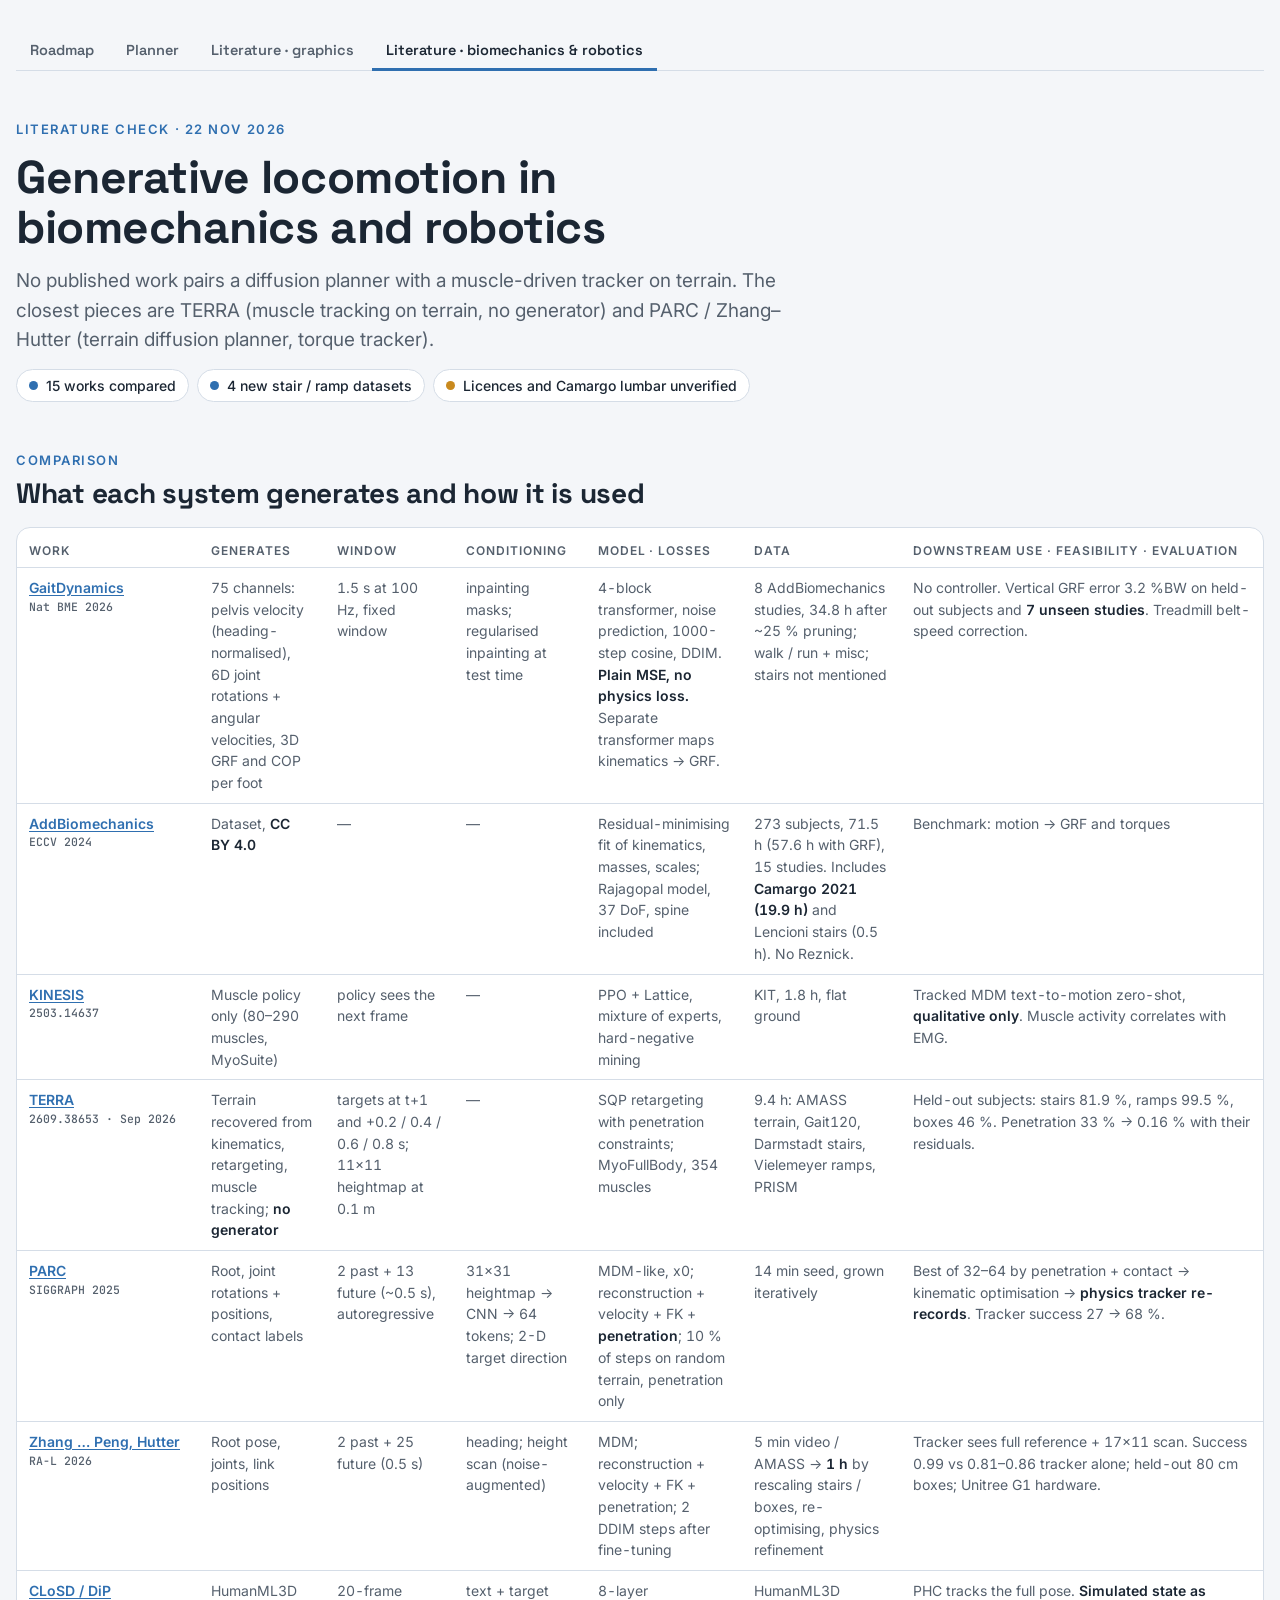
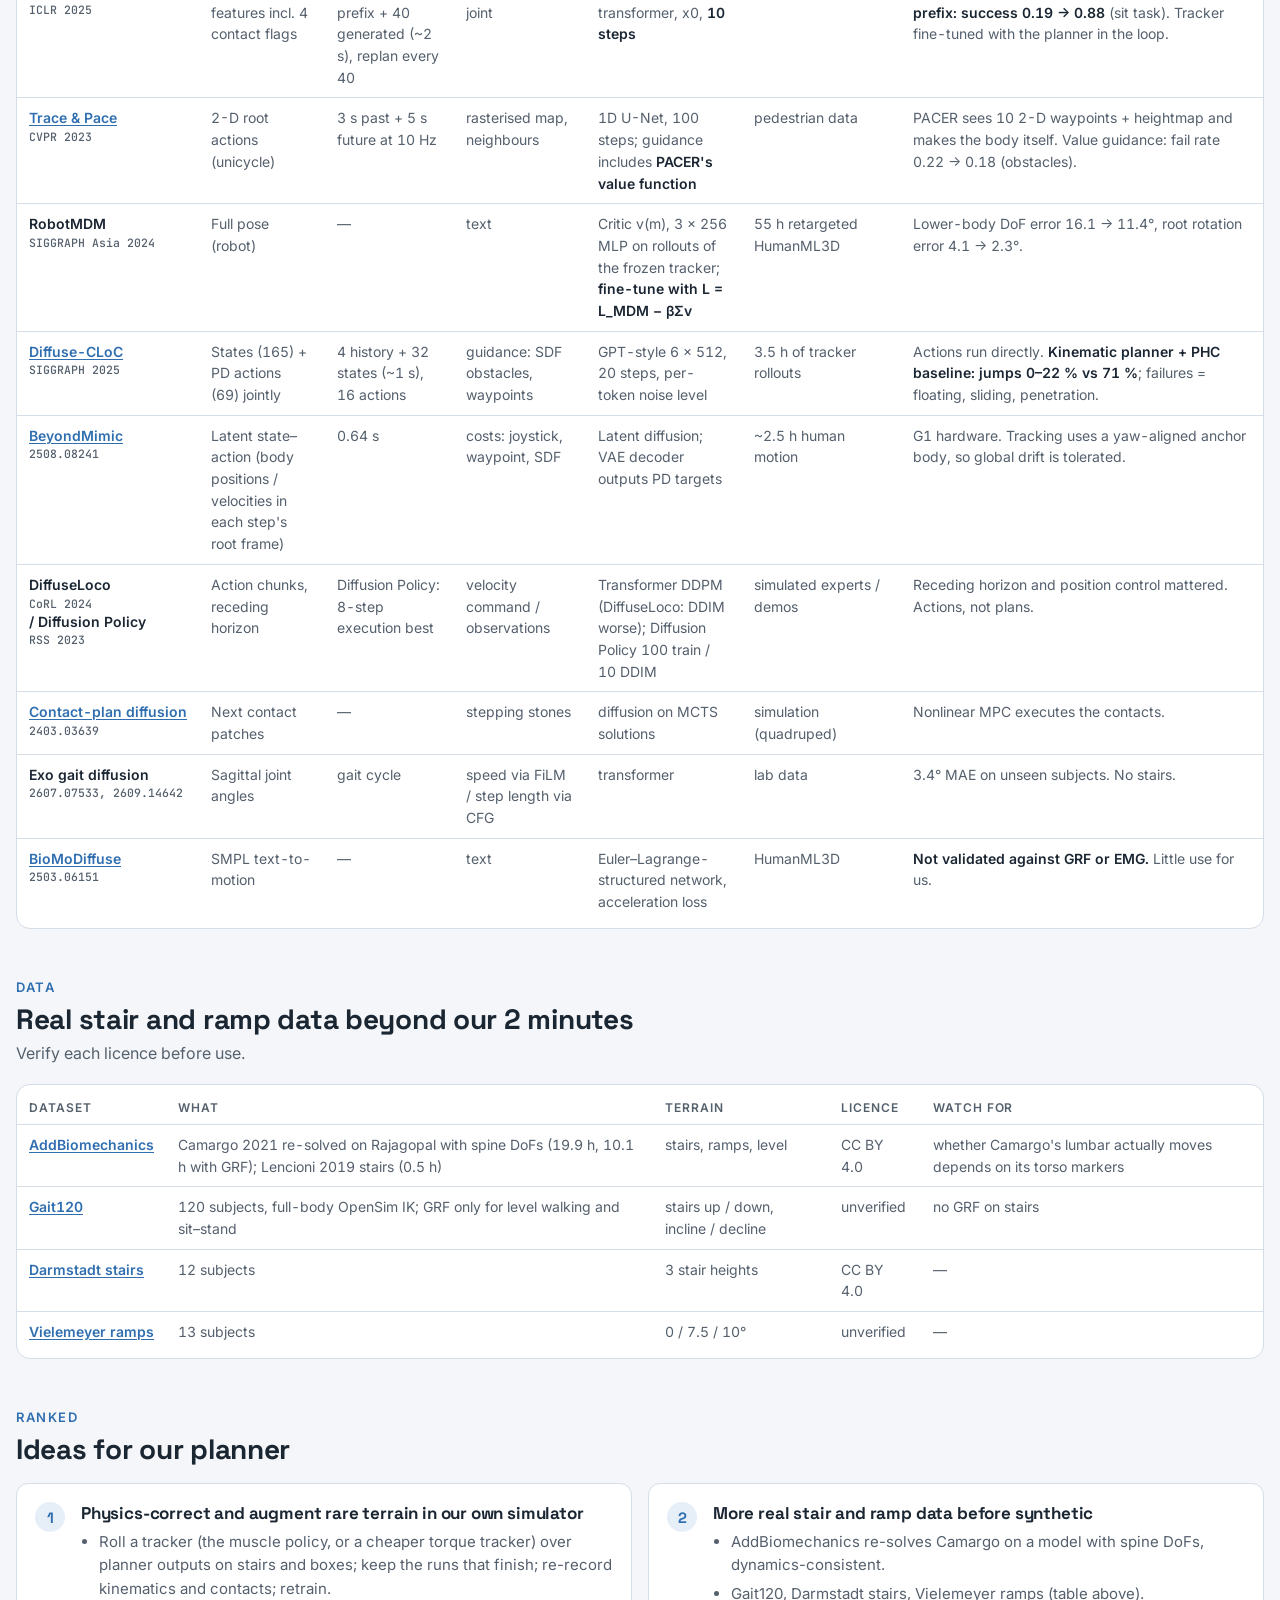
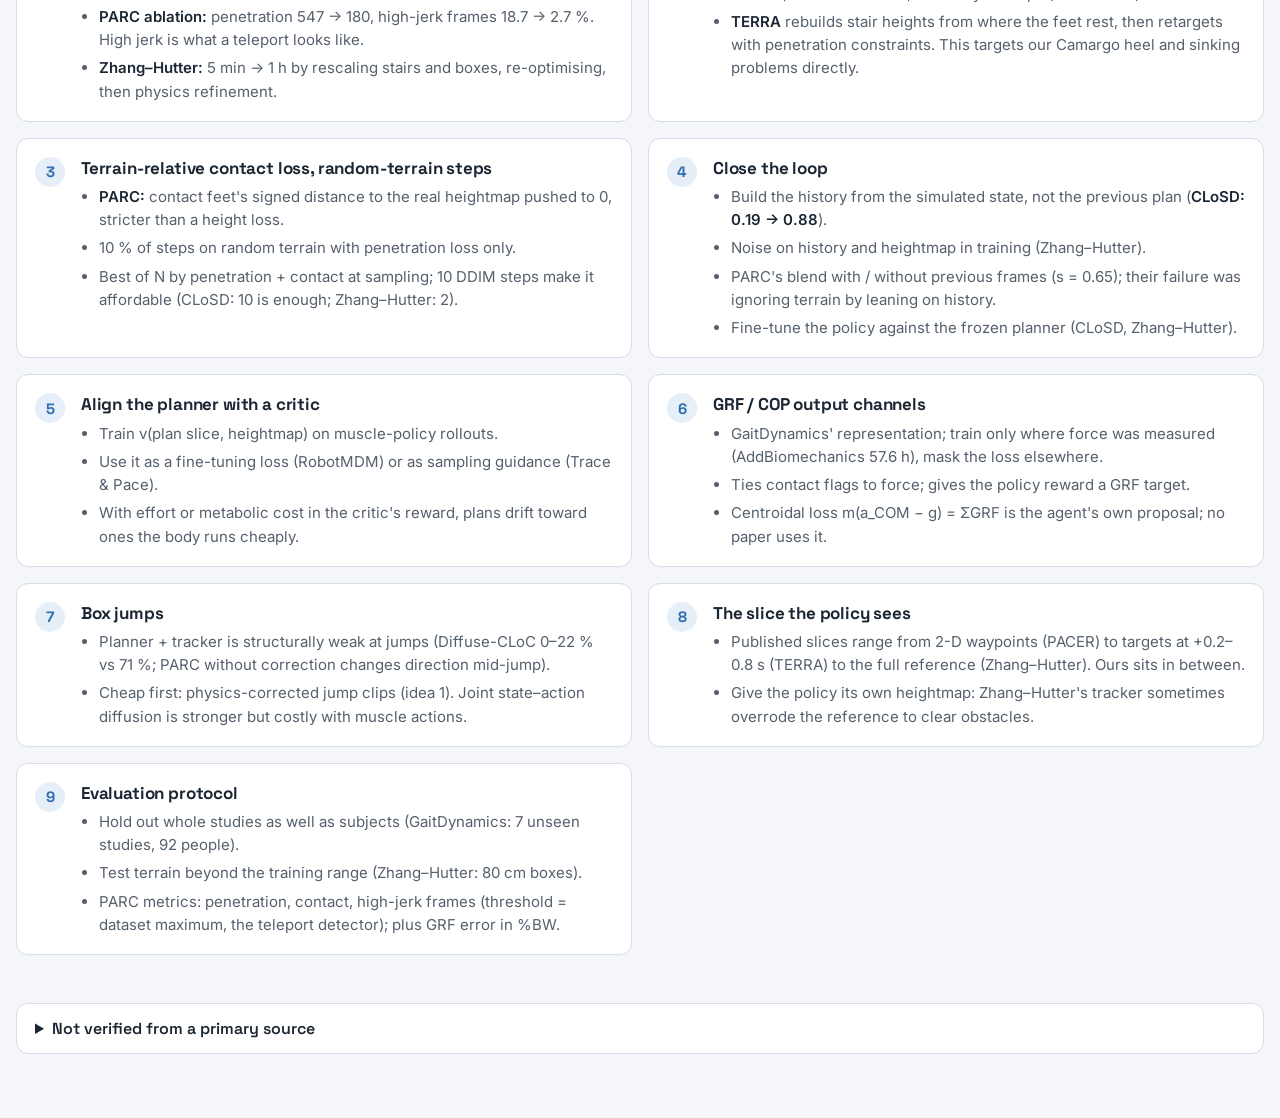
<file: docs/plan_page/lit-biomech.html>
<!doctype html>
<html lang="en">
<head>
<meta charset="utf-8">
<meta name="viewport" content="width=device-width, initial-scale=1, viewport-fit=cover">
<title>Biomechanics Literature Check</title>
<link rel="preconnect" href="https://fonts.googleapis.com">
<link rel="stylesheet" href="https://fonts.googleapis.com/css2?family=Inter:wght@400;500;600&family=Space+Grotesk:wght@500;600;700&family=JetBrains+Mono:wght@400;500&display=swap">
<link rel="stylesheet" href="lit.css">
</head>
<body>
<div class="wrap">

<nav class="tabs" aria-label="Pages">
  <a href="./">Roadmap</a>
  <a href="planner.html">Planner</a>
  <a href="lit-graphics.html">Literature · graphics</a>
  <a href="lit-biomech.html" aria-current="page">Literature · biomechanics &amp; robotics</a>
</nav>

<header>
  <span class="eyebrow">Literature check · 22 Nov 2026</span>
  <h1>Generative locomotion in biomechanics and robotics</h1>
  <p class="lede">No published work pairs a diffusion planner with a muscle-driven tracker on terrain. The closest pieces are TERRA (muscle tracking on terrain, no generator) and PARC / Zhang–Hutter (terrain diffusion planner, torque tracker).</p>
  <div class="chips">
    <span class="chip"><i></i>15 works compared</span>
    <span class="chip"><i></i>4 new stair / ramp datasets</span>
    <span class="chip warn"><i></i>Licences and Camargo lumbar unverified</span>
  </div>
</header>

<section>
  <div class="sec-head">
    <span class="eyebrow">Comparison</span>
    <h2>What each system generates and how it is used</h2>
  </div>
  <div class="panel scroll">
    <table class="kv wide">
      <thead><tr><th>Work</th><th>Generates</th><th>Window</th><th>Conditioning</th><th>Model · losses</th><th>Data</th><th>Downstream use · feasibility · evaluation</th></tr></thead>
      <tbody>
        <tr><th><a href="https://github.com/stanfordnmbl/GaitDynamics">GaitDynamics</a> <small>Nat BME 2026</small></th><td>75 channels: pelvis velocity (heading-normalised), 6D joint rotations + angular velocities, 3D GRF and COP per foot</td><td>1.5 s at 100 Hz, fixed window</td><td>inpainting masks; regularised inpainting at test time</td><td>4-block transformer, noise prediction, 1000-step cosine, DDIM. <b>Plain MSE, no physics loss.</b> Separate transformer maps kinematics → GRF.</td><td>8 AddBiomechanics studies, 34.8 h after ~25 % pruning; walk / run + misc; stairs not mentioned</td><td>No controller. Vertical GRF error 3.2 %BW on held-out subjects and <b>7 unseen studies</b>. Treadmill belt-speed correction.</td></tr>
        <tr><th><a href="https://arxiv.org/abs/2406.18537">AddBiomechanics</a> <small>ECCV 2024</small></th><td>Dataset, <b>CC BY 4.0</b></td><td>—</td><td>—</td><td>Residual-minimising fit of kinematics, masses, scales; Rajagopal model, 37 DoF, spine included</td><td>273 subjects, 71.5 h (57.6 h with GRF), 15 studies. Includes <b>Camargo 2021 (19.9 h)</b> and Lencioni stairs (0.5 h). No Reznick.</td><td>Benchmark: motion → GRF and torques</td></tr>
        <tr><th><a href="https://arxiv.org/abs/2503.14637">KINESIS</a> <small>2503.14637</small></th><td>Muscle policy only (80–290 muscles, MyoSuite)</td><td>policy sees the next frame</td><td>—</td><td>PPO + Lattice, mixture of experts, hard-negative mining</td><td>KIT, 1.8 h, flat ground</td><td>Tracked MDM text-to-motion zero-shot, <b>qualitative only</b>. Muscle activity correlates with EMG.</td></tr>
        <tr><th><a href="https://arxiv.org/abs/2609.38653">TERRA</a> <small>2609.38653 · Sep 2026</small></th><td>Terrain recovered from kinematics, retargeting, muscle tracking; <b>no generator</b></td><td>targets at t+1 and +0.2 / 0.4 / 0.6 / 0.8 s; 11×11 heightmap at 0.1 m</td><td>—</td><td>SQP retargeting with penetration constraints; MyoFullBody, 354 muscles</td><td>9.4 h: AMASS terrain, Gait120, Darmstadt stairs, Vielemeyer ramps, PRISM</td><td>Held-out subjects: stairs 81.9 %, ramps 99.5 %, boxes 46 %. Penetration 33 % → 0.16 % with their residuals.</td></tr>
        <tr><th><a href="https://arxiv.org/abs/2505.04002">PARC</a> <small>SIGGRAPH 2025</small></th><td>Root, joint rotations + positions, contact labels</td><td>2 past + 13 future (~0.5 s), autoregressive</td><td>31×31 heightmap → CNN → 64 tokens; 2-D target direction</td><td>MDM-like, x0; reconstruction + velocity + FK + <b>penetration</b>; 10 % of steps on random terrain, penetration only</td><td>14 min seed, grown iteratively</td><td>Best of 32–64 by penetration + contact → kinematic optimisation → <b>physics tracker re-records</b>. Tracker success 27 → 68 %.</td></tr>
        <tr><th><a href="https://arxiv.org/abs/2604.17335">Zhang … Peng, Hutter</a> <small>RA-L 2026</small></th><td>Root pose, joints, link positions</td><td>2 past + 25 future (0.5 s)</td><td>heading; height scan (noise-augmented)</td><td>MDM; reconstruction + velocity + FK + penetration; 2 DDIM steps after fine-tuning</td><td>5 min video / AMASS → <b>1 h</b> by rescaling stairs / boxes, re-optimising, physics refinement</td><td>Tracker sees full reference + 17×11 scan. Success 0.99 vs 0.81–0.86 tracker alone; held-out 80 cm boxes; Unitree G1 hardware.</td></tr>
        <tr><th><a href="https://arxiv.org/abs/2410.03441">CLoSD / DiP</a> <small>ICLR 2025</small></th><td>HumanML3D features incl. 4 contact flags</td><td>20-frame prefix + 40 generated (~2 s), replan every 40</td><td>text + target joint</td><td>8-layer transformer, x0, <b>10 steps</b></td><td>HumanML3D</td><td>PHC tracks the full pose. <b>Simulated state as prefix: success 0.19 → 0.88</b> (sit task). Tracker fine-tuned with the planner in the loop.</td></tr>
        <tr><th><a href="https://arxiv.org/abs/2304.01893">Trace &amp; Pace</a> <small>CVPR 2023</small></th><td>2-D root actions (unicycle)</td><td>3 s past + 5 s future at 10 Hz</td><td>rasterised map, neighbours</td><td>1D U-Net, 100 steps; guidance includes <b>PACER's value function</b></td><td>pedestrian data</td><td>PACER sees 10 2-D waypoints + heightmap and makes the body itself. Value guidance: fail rate 0.22 → 0.18 (obstacles).</td></tr>
        <tr><th>RobotMDM <small>SIGGRAPH Asia 2024</small></th><td>Full pose (robot)</td><td>—</td><td>text</td><td>Critic v(m), 3 × 256 MLP on rollouts of the frozen tracker; <b>fine-tune with L = L_MDM − βΣv</b></td><td>55 h retargeted HumanML3D</td><td>Lower-body DoF error 16.1 → 11.4°, root rotation error 4.1 → 2.3°.</td></tr>
        <tr><th><a href="https://arxiv.org/abs/2503.11801">Diffuse-CLoC</a> <small>SIGGRAPH 2025</small></th><td>States (165) + PD actions (69) jointly</td><td>4 history + 32 states (~1 s), 16 actions</td><td>guidance: SDF obstacles, waypoints</td><td>GPT-style 6 × 512, 20 steps, per-token noise level</td><td>3.5 h of tracker rollouts</td><td>Actions run directly. <b>Kinematic planner + PHC baseline: jumps 0–22 % vs 71 %</b>; failures = floating, sliding, penetration.</td></tr>
        <tr><th><a href="https://arxiv.org/abs/2508.08241">BeyondMimic</a> <small>2508.08241</small></th><td>Latent state–action (body positions / velocities in each step's root frame)</td><td>0.64 s</td><td>costs: joystick, waypoint, SDF</td><td>Latent diffusion; VAE decoder outputs PD targets</td><td>~2.5 h human motion</td><td>G1 hardware. Tracking uses a yaw-aligned anchor body, so global drift is tolerated.</td></tr>
        <tr><th>DiffuseLoco <small>CoRL 2024</small> / Diffusion Policy <small>RSS 2023</small></th><td>Action chunks, receding horizon</td><td>Diffusion Policy: 8-step execution best</td><td>velocity command / observations</td><td>Transformer DDPM (DiffuseLoco: DDIM worse); Diffusion Policy 100 train / 10 DDIM</td><td>simulated experts / demos</td><td>Receding horizon and position control mattered. Actions, not plans.</td></tr>
        <tr><th><a href="https://arxiv.org/abs/2403.03639">Contact-plan diffusion</a> <small>2403.03639</small></th><td>Next contact patches</td><td>—</td><td>stepping stones</td><td>diffusion on MCTS solutions</td><td>simulation (quadruped)</td><td>Nonlinear MPC executes the contacts.</td></tr>
        <tr><th>Exo gait diffusion <small>2607.07533, 2609.14642</small></th><td>Sagittal joint angles</td><td>gait cycle</td><td>speed via FiLM / step length via CFG</td><td>transformer</td><td>lab data</td><td>3.4° MAE on unseen subjects. No stairs.</td></tr>
        <tr><th><a href="https://arxiv.org/abs/2503.06151">BioMoDiffuse</a> <small>2503.06151</small></th><td>SMPL text-to-motion</td><td>—</td><td>text</td><td>Euler–Lagrange-structured network, acceleration loss</td><td>HumanML3D</td><td><b>Not validated against GRF or EMG.</b> Little use for us.</td></tr>
      </tbody>
    </table>
  </div>
</section>

<section>
  <div class="sec-head">
    <span class="eyebrow">Data</span>
    <h2>Real stair and ramp data beyond our 2 minutes</h2>
    <p>Verify each licence before use.</p>
  </div>
  <div class="panel scroll">
    <table class="kv" style="min-width:760px">
      <thead><tr><th>Dataset</th><th>What</th><th>Terrain</th><th>Licence</th><th>Watch for</th></tr></thead>
      <tbody>
        <tr><th><a href="https://addbiomechanics.org/download_data.html">AddBiomechanics</a></th><td>Camargo 2021 re-solved on Rajagopal with spine DoFs (19.9 h, 10.1 h with GRF); Lencioni 2019 stairs (0.5 h)</td><td>stairs, ramps, level</td><td>CC BY 4.0</td><td>whether Camargo's lumbar actually moves depends on its torso markers</td></tr>
        <tr><th><a href="https://doi.org/10.1038/s41597-025-05391-0">Gait120</a></th><td>120 subjects, full-body OpenSim IK; GRF only for level walking and sit–stand</td><td>stairs up / down, incline / decline</td><td>unverified</td><td>no GRF on stairs</td></tr>
        <tr><th><a href="https://doi.org/10.48328/tudatalib-1182">Darmstadt stairs</a></th><td>12 subjects</td><td>3 stair heights</td><td>CC BY 4.0</td><td>—</td></tr>
        <tr><th><a href="https://doi.org/10.1038/s41597-025-06535-y">Vielemeyer ramps</a></th><td>13 subjects</td><td>0 / 7.5 / 10°</td><td>unverified</td><td>—</td></tr>
      </tbody>
    </table>
  </div>
</section>

<section>
  <div class="sec-head">
    <span class="eyebrow">Ranked</span>
    <h2>Ideas for our planner</h2>
  </div>
  <div class="ideas">
    <div class="idea"><span class="rank">1</span><h3>Physics-correct and augment rare terrain in our own simulator</h3>
      <ul><li>Roll a tracker (the muscle policy, or a cheaper torque tracker) over planner outputs on stairs and boxes; keep the runs that finish; re-record kinematics and contacts; retrain.</li>
        <li><b>PARC ablation:</b> penetration 547 → 180, high-jerk frames 18.7 → 2.7 %. High jerk is what a teleport looks like.</li>
        <li><b>Zhang–Hutter:</b> 5 min → 1 h by rescaling stairs and boxes, re-optimising, then physics refinement.</li></ul></div>
    <div class="idea"><span class="rank">2</span><h3>More real stair and ramp data before synthetic</h3>
      <ul><li>AddBiomechanics re-solves Camargo on a model with spine DoFs, dynamics-consistent.</li>
        <li>Gait120, Darmstadt stairs, Vielemeyer ramps (table above).</li>
        <li><b>TERRA</b> rebuilds stair heights from where the feet rest, then retargets with penetration constraints. This targets our Camargo heel and sinking problems directly.</li></ul></div>
    <div class="idea"><span class="rank">3</span><h3>Terrain-relative contact loss, random-terrain steps</h3>
      <ul><li><b>PARC:</b> contact feet's signed distance to the real heightmap pushed to 0, stricter than a height loss.</li>
        <li>10 % of steps on random terrain with penetration loss only.</li>
        <li>Best of N by penetration + contact at sampling; 10 DDIM steps make it affordable (CLoSD: 10 is enough; Zhang–Hutter: 2).</li></ul></div>
    <div class="idea"><span class="rank">4</span><h3>Close the loop</h3>
      <ul><li>Build the history from the simulated state, not the previous plan (<b>CLoSD: 0.19 → 0.88</b>).</li>
        <li>Noise on history and heightmap in training (Zhang–Hutter).</li>
        <li>PARC's blend with / without previous frames (s = 0.65); their failure was ignoring terrain by leaning on history.</li>
        <li>Fine-tune the policy against the frozen planner (CLoSD, Zhang–Hutter).</li></ul></div>
    <div class="idea"><span class="rank">5</span><h3>Align the planner with a critic</h3>
      <ul><li>Train v(plan slice, heightmap) on muscle-policy rollouts.</li>
        <li>Use it as a fine-tuning loss (RobotMDM) or as sampling guidance (Trace &amp; Pace).</li>
        <li>With effort or metabolic cost in the critic's reward, plans drift toward ones the body runs cheaply.</li></ul></div>
    <div class="idea"><span class="rank">6</span><h3>GRF / COP output channels</h3>
      <ul><li>GaitDynamics' representation; train only where force was measured (AddBiomechanics 57.6 h), mask the loss elsewhere.</li>
        <li>Ties contact flags to force; gives the policy reward a GRF target.</li>
        <li>Centroidal loss m(a_COM − g) = ΣGRF is the agent's own proposal; no paper uses it.</li></ul></div>
    <div class="idea"><span class="rank">7</span><h3>Box jumps</h3>
      <ul><li>Planner + tracker is structurally weak at jumps (Diffuse-CLoC 0–22 % vs 71 %; PARC without correction changes direction mid-jump).</li>
        <li>Cheap first: physics-corrected jump clips (idea 1). Joint state–action diffusion is stronger but costly with muscle actions.</li></ul></div>
    <div class="idea"><span class="rank">8</span><h3>The slice the policy sees</h3>
      <ul><li>Published slices range from 2-D waypoints (PACER) to targets at +0.2–0.8 s (TERRA) to the full reference (Zhang–Hutter). Ours sits in between.</li>
        <li>Give the policy its own heightmap: Zhang–Hutter's tracker sometimes overrode the reference to clear obstacles.</li></ul></div>
    <div class="idea"><span class="rank">9</span><h3>Evaluation protocol</h3>
      <ul><li>Hold out whole studies as well as subjects (GaitDynamics: 7 unseen studies, 92 people).</li>
        <li>Test terrain beyond the training range (Zhang–Hutter: 80 cm boxes).</li>
        <li>PARC metrics: penetration, contact, high-jerk frames (threshold = dataset maximum, the teleport detector); plus GRF error in %BW.</li></ul></div>
  </div>
</section>

<details class="more">
  <summary>Not verified from a primary source</summary>
  <ul>
    <li>Whether Camargo's lumbar angles vary in the AddBiomechanics files.</li>
    <li>Carter 2023's activities (AddBiomechanics lists walking / stairs / ramps / running / jumping; the Bath record shows treadmill walking and running at gradients only).</li>
    <li>Gait120 licence.</li>
    <li>DiP and PARC frame rates (~20 and ~30 fps, inferred).</li>
    <li>DiffuseLoco horizons and step counts; BeyondMimic rates and step count.</li>
    <li>Whether T-GMP (2606.06944) is diffusion-based. Diff-Muscle (2603.08617): abstract not viewed.</li>
    <li>RobotMDM's velocity-error units.</li>
  </ul>
</details>

</div>
</body>
</html>
</file>
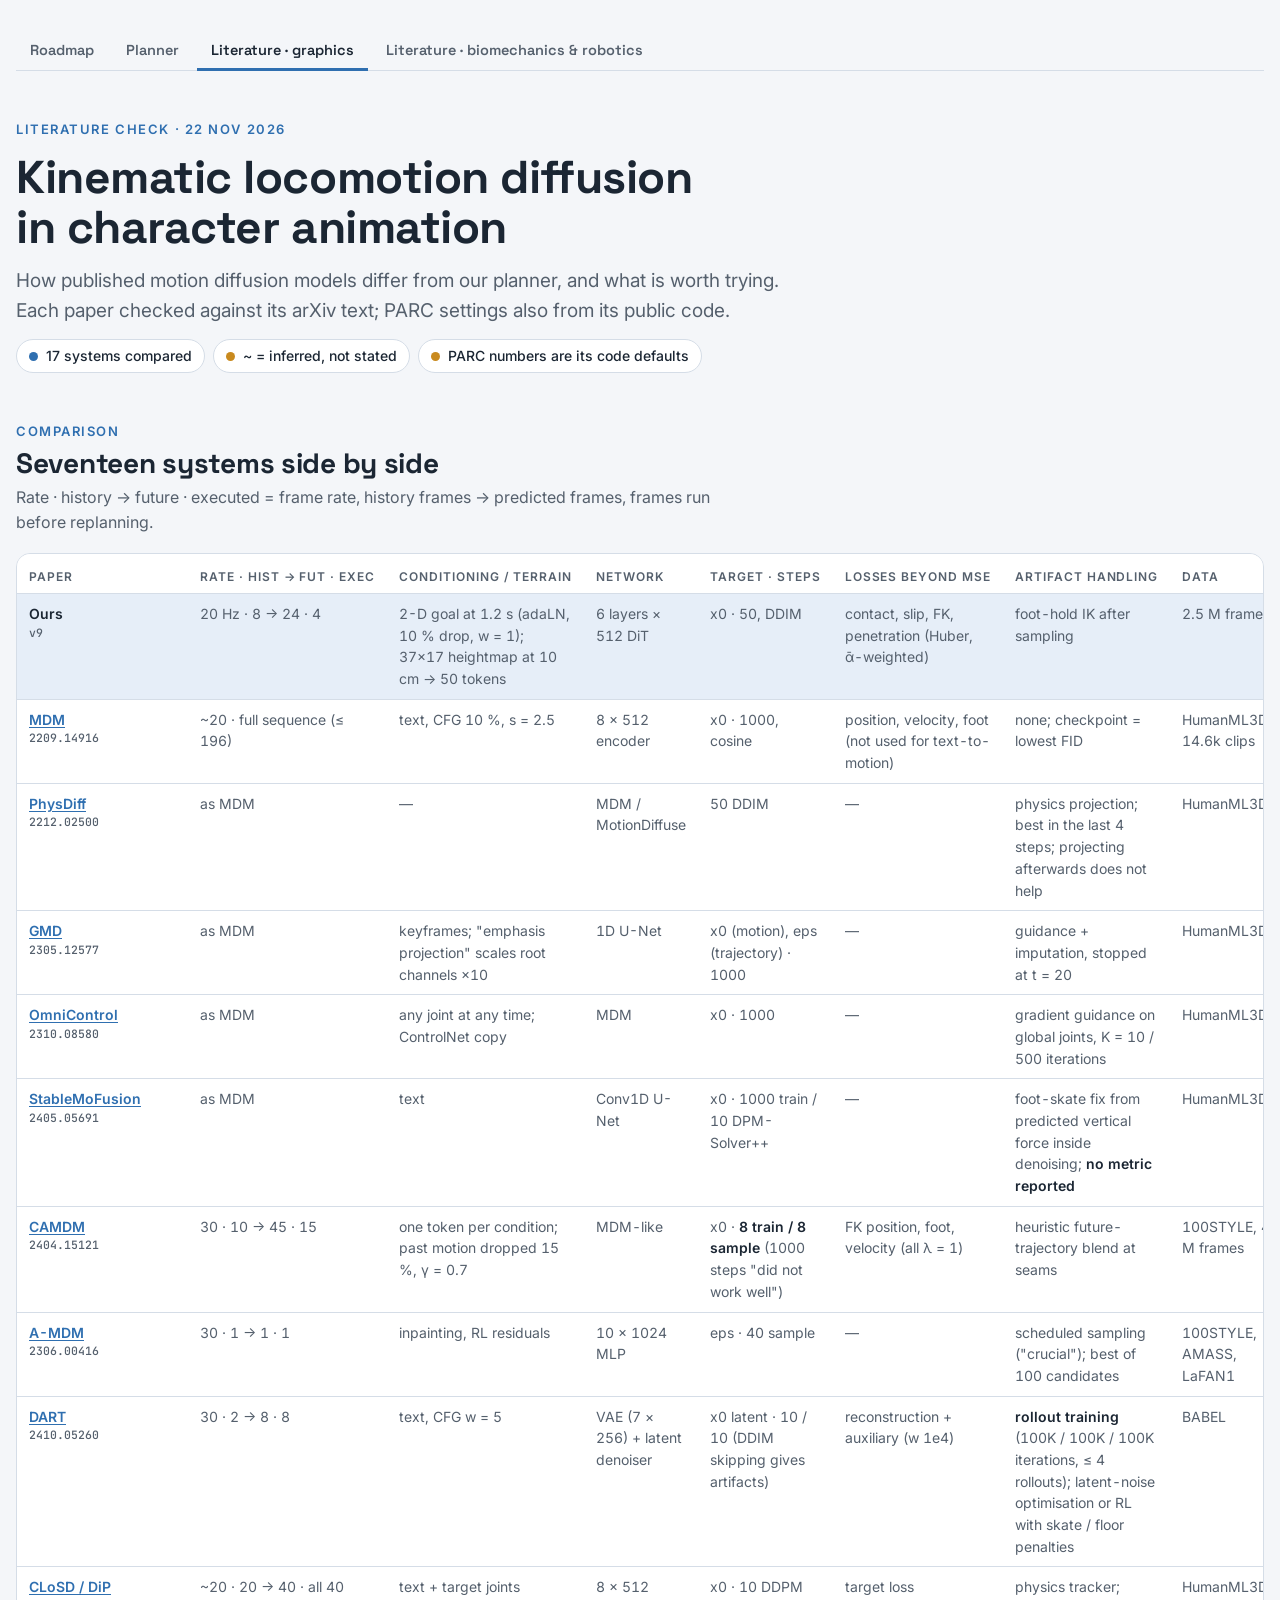
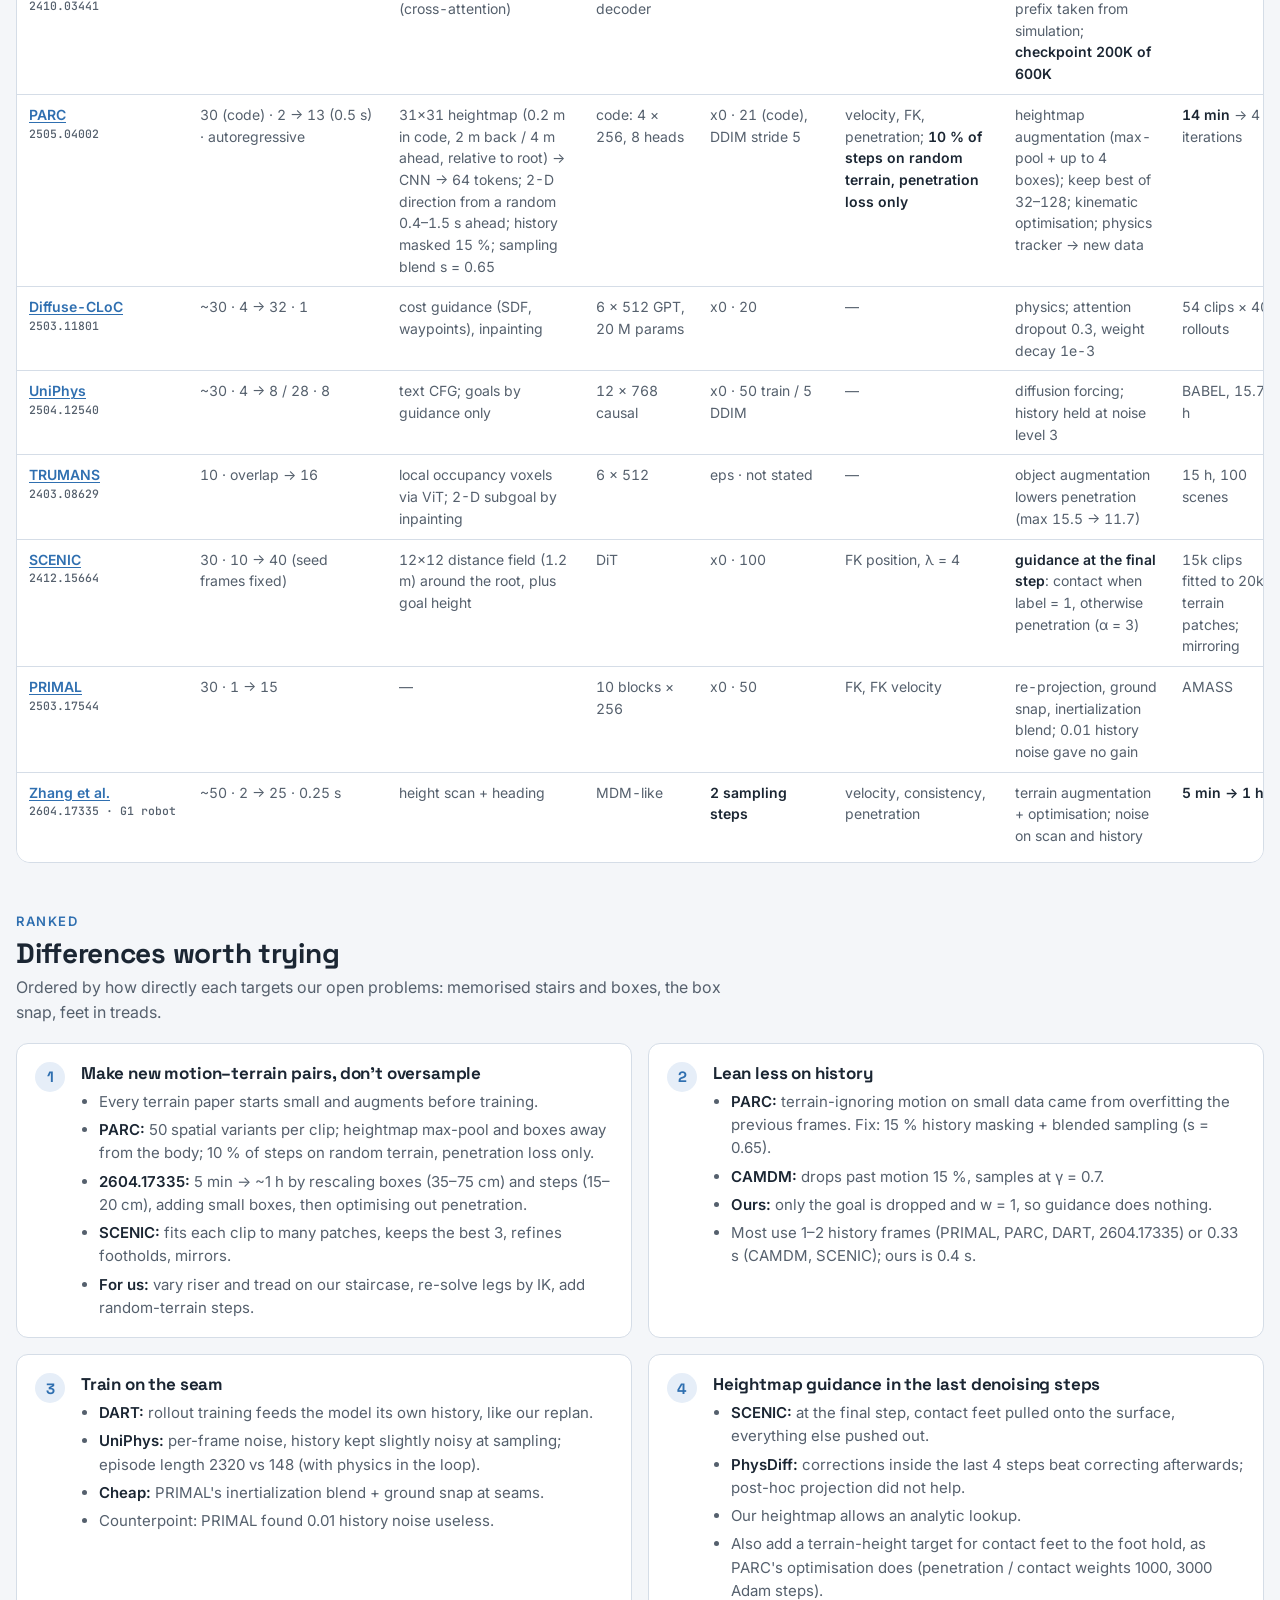
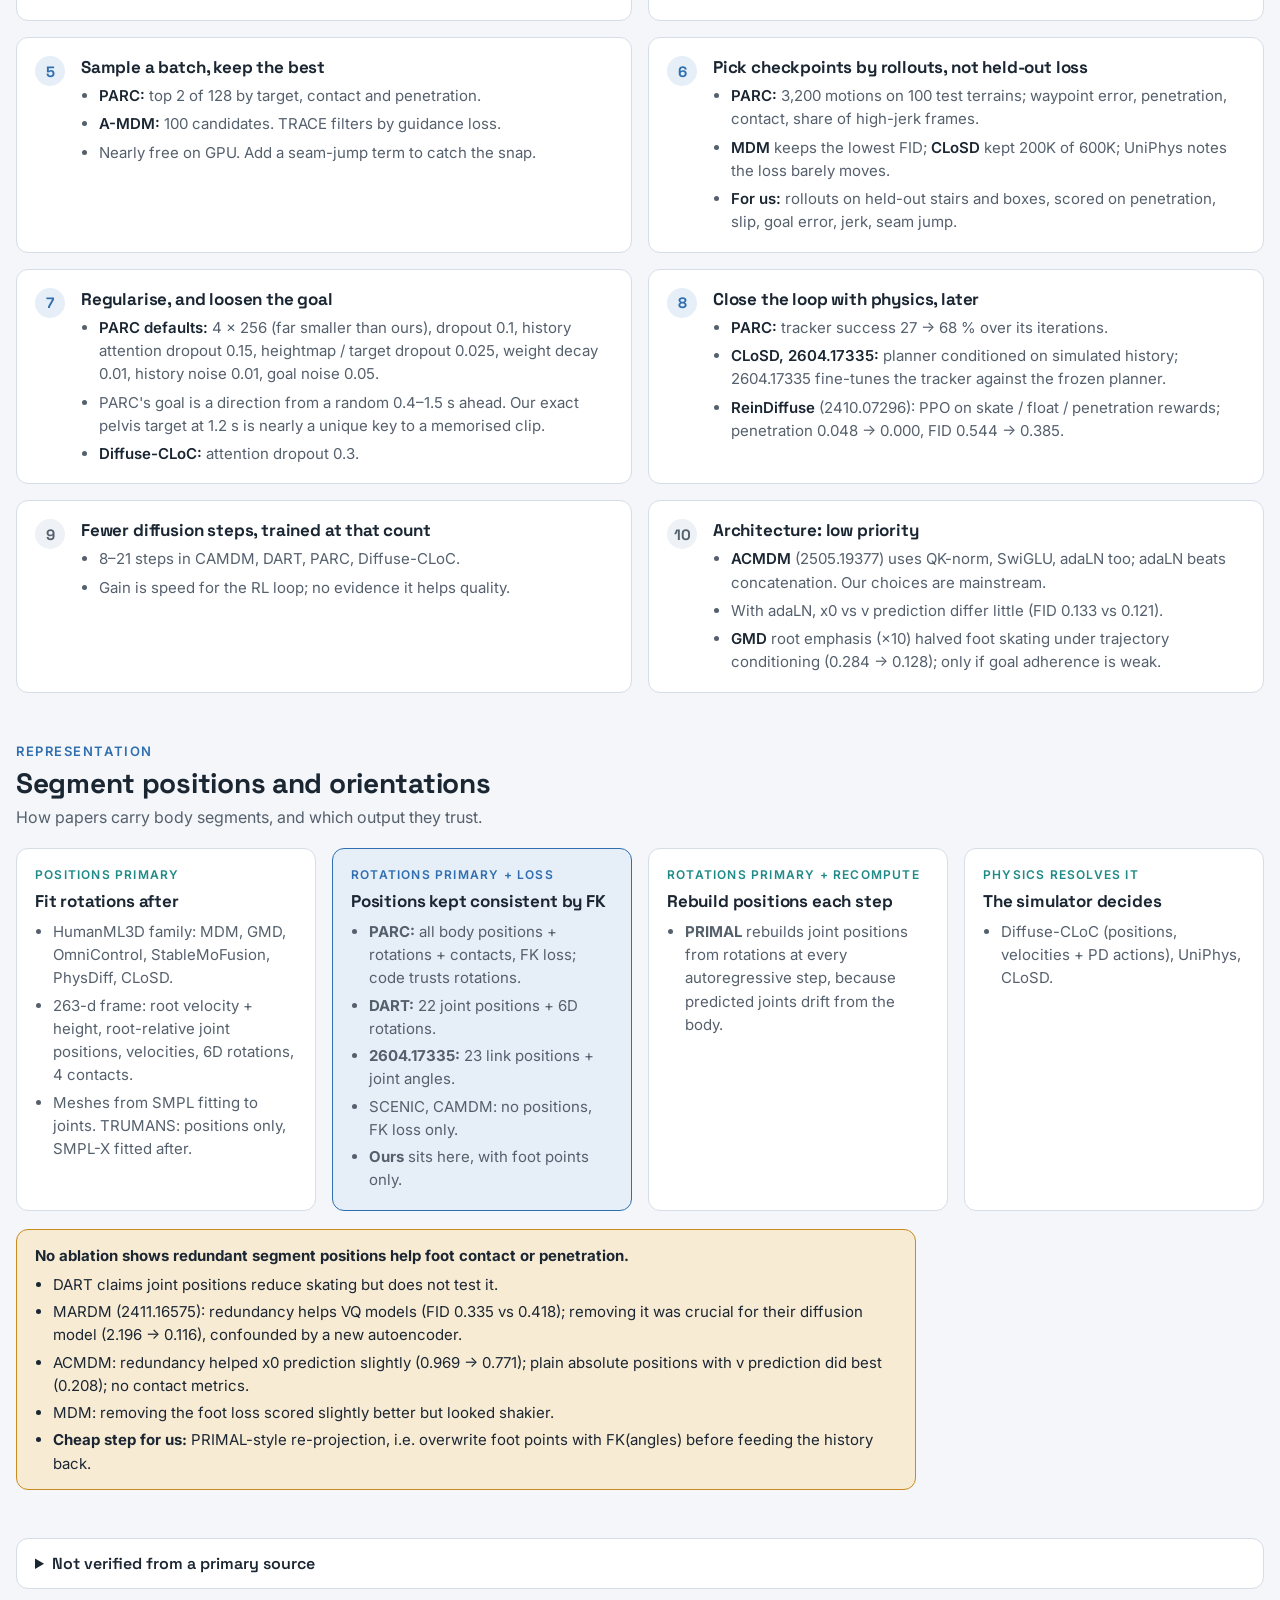
<file: docs/plan_page/lit-graphics.html>
<!doctype html>
<html lang="en">
<head>
<meta charset="utf-8">
<meta name="viewport" content="width=device-width, initial-scale=1, viewport-fit=cover">
<title>Graphics Literature Check</title>
<link rel="preconnect" href="https://fonts.googleapis.com">
<link rel="stylesheet" href="https://fonts.googleapis.com/css2?family=Inter:wght@400;500;600&family=Space+Grotesk:wght@500;600;700&family=JetBrains+Mono:wght@400;500&display=swap">
<link rel="stylesheet" href="lit.css">
</head>
<body>
<div class="wrap">

<nav class="tabs" aria-label="Pages">
  <a href="./">Roadmap</a>
  <a href="planner.html">Planner</a>
  <a href="lit-graphics.html" aria-current="page">Literature · graphics</a>
  <a href="lit-biomech.html">Literature · biomechanics &amp; robotics</a>
</nav>

<header>
  <span class="eyebrow">Literature check · 22 Nov 2026</span>
  <h1>Kinematic locomotion diffusion in character animation</h1>
  <p class="lede">How published motion diffusion models differ from our planner, and what is worth trying. Each paper checked against its arXiv text; PARC settings also from its public code.</p>
  <div class="chips">
    <span class="chip"><i></i>17 systems compared</span>
    <span class="chip warn"><i></i>~ = inferred, not stated</span>
    <span class="chip warn"><i></i>PARC numbers are its code defaults</span>
  </div>
</header>

<section>
  <div class="sec-head">
    <span class="eyebrow">Comparison</span>
    <h2>Seventeen systems side by side</h2>
    <p>Rate · history → future · executed = frame rate, history frames → predicted frames, frames run before replanning.</p>
  </div>
  <div class="panel scroll">
    <table class="kv wide">
      <thead><tr><th>Paper</th><th>Rate · hist → fut · exec</th><th>Conditioning / terrain</th><th>Network</th><th>Target · steps</th><th>Losses beyond MSE</th><th>Artifact handling</th><th>Data</th></tr></thead>
      <tbody>
        <tr class="ours"><th>Ours <small>v9</small></th><td>20 Hz · 8 → 24 · 4</td><td>2-D goal at 1.2 s (adaLN, 10 % drop, w = 1); 37×17 heightmap at 10 cm → 50 tokens</td><td>6 layers × 512 DiT</td><td>x0 · 50, DDIM</td><td>contact, slip, FK, penetration (Huber, ᾱ-weighted)</td><td>foot-hold IK after sampling</td><td>2.5 M frames</td></tr>
        <tr><th><a href="https://arxiv.org/abs/2209.14916">MDM</a> <small>2209.14916</small></th><td>~20 · full sequence (≤ 196)</td><td>text, CFG 10 %, s = 2.5</td><td>8 × 512 encoder</td><td>x0 · 1000, cosine</td><td>position, velocity, foot (not used for text-to-motion)</td><td>none; checkpoint = lowest FID</td><td>HumanML3D, 14.6k clips</td></tr>
        <tr><th><a href="https://arxiv.org/abs/2212.02500">PhysDiff</a> <small>2212.02500</small></th><td>as MDM</td><td>—</td><td>MDM / MotionDiffuse</td><td>50 DDIM</td><td>—</td><td>physics projection; best in the last 4 steps; projecting afterwards does not help</td><td>HumanML3D</td></tr>
        <tr><th><a href="https://arxiv.org/abs/2305.12577">GMD</a> <small>2305.12577</small></th><td>as MDM</td><td>keyframes; "emphasis projection" scales root channels ×10</td><td>1D U-Net</td><td>x0 (motion), eps (trajectory) · 1000</td><td>—</td><td>guidance + imputation, stopped at t = 20</td><td>HumanML3D</td></tr>
        <tr><th><a href="https://arxiv.org/abs/2310.08580">OmniControl</a> <small>2310.08580</small></th><td>as MDM</td><td>any joint at any time; ControlNet copy</td><td>MDM</td><td>x0 · 1000</td><td>—</td><td>gradient guidance on global joints, K = 10 / 500 iterations</td><td>HumanML3D</td></tr>
        <tr><th><a href="https://arxiv.org/abs/2405.05691">StableMoFusion</a> <small>2405.05691</small></th><td>as MDM</td><td>text</td><td>Conv1D U-Net</td><td>x0 · 1000 train / 10 DPM-Solver++</td><td>—</td><td>foot-skate fix from predicted vertical force inside denoising; <b>no metric reported</b></td><td>HumanML3D</td></tr>
        <tr><th><a href="https://arxiv.org/abs/2404.15121">CAMDM</a> <small>2404.15121</small></th><td>30 · 10 → 45 · 15</td><td>one token per condition; past motion dropped 15 %, γ = 0.7</td><td>MDM-like</td><td>x0 · <b>8 train / 8 sample</b> (1000 steps "did not work well")</td><td>FK position, foot, velocity (all λ = 1)</td><td>heuristic future-trajectory blend at seams</td><td>100STYLE, 4 M frames</td></tr>
        <tr><th><a href="https://arxiv.org/abs/2306.00416">A-MDM</a> <small>2306.00416</small></th><td>30 · 1 → 1 · 1</td><td>inpainting, RL residuals</td><td>10 × 1024 MLP</td><td>eps · 40 sample</td><td>—</td><td>scheduled sampling ("crucial"); best of 100 candidates</td><td>100STYLE, AMASS, LaFAN1</td></tr>
        <tr><th><a href="https://arxiv.org/abs/2410.05260">DART</a> <small>2410.05260</small></th><td>30 · 2 → 8 · 8</td><td>text, CFG w = 5</td><td>VAE (7 × 256) + latent denoiser</td><td>x0 latent · 10 / 10 (DDIM skipping gives artifacts)</td><td>reconstruction + auxiliary (w 1e4)</td><td><b>rollout training</b> (100K / 100K / 100K iterations, ≤ 4 rollouts); latent-noise optimisation or RL with skate / floor penalties</td><td>BABEL</td></tr>
        <tr><th><a href="https://arxiv.org/abs/2410.03441">CLoSD / DiP</a> <small>2410.03441</small></th><td>~20 · 20 → 40 · all 40</td><td>text + target joints (cross-attention)</td><td>8 × 512 decoder</td><td>x0 · 10 DDPM</td><td>target loss</td><td>physics tracker; prefix taken from simulation; <b>checkpoint 200K of 600K</b></td><td>HumanML3D</td></tr>
        <tr><th><a href="https://arxiv.org/abs/2505.04002">PARC</a> <small>2505.04002</small></th><td>30 (code) · 2 → 13 (0.5 s) · autoregressive</td><td>31×31 heightmap (0.2 m in code, 2 m back / 4 m ahead, relative to root) → CNN → 64 tokens; 2-D direction from a random 0.4–1.5 s ahead; history masked 15 %; sampling blend s = 0.65</td><td>code: 4 × 256, 8 heads</td><td>x0 · 21 (code), DDIM stride 5</td><td>velocity, FK, penetration; <b>10 % of steps on random terrain, penetration loss only</b></td><td>heightmap augmentation (max-pool + up to 4 boxes); keep best of 32–128; kinematic optimisation; physics tracker → new data</td><td><b>14 min</b> → 4 iterations</td></tr>
        <tr><th><a href="https://arxiv.org/abs/2503.11801">Diffuse-CLoC</a> <small>2503.11801</small></th><td>~30 · 4 → 32 · 1</td><td>cost guidance (SDF, waypoints), inpainting</td><td>6 × 512 GPT, 20 M params</td><td>x0 · 20</td><td>—</td><td>physics; attention dropout 0.3, weight decay 1e-3</td><td>54 clips × 40 rollouts</td></tr>
        <tr><th><a href="https://arxiv.org/abs/2504.12540">UniPhys</a> <small>2504.12540</small></th><td>~30 · 4 → 8 / 28 · 8</td><td>text CFG; goals by guidance only</td><td>12 × 768 causal</td><td>x0 · 50 train / 5 DDIM</td><td>—</td><td>diffusion forcing; history held at noise level 3</td><td>BABEL, 15.7 h</td></tr>
        <tr><th><a href="https://arxiv.org/abs/2403.08629">TRUMANS</a> <small>2403.08629</small></th><td>10 · overlap → 16</td><td>local occupancy voxels via ViT; 2-D subgoal by inpainting</td><td>6 × 512</td><td>eps · not stated</td><td>—</td><td>object augmentation lowers penetration (max 15.5 → 11.7)</td><td>15 h, 100 scenes</td></tr>
        <tr><th><a href="https://arxiv.org/abs/2412.15664">SCENIC</a> <small>2412.15664</small></th><td>30 · 10 → 40 (seed frames fixed)</td><td>12×12 distance field (1.2 m) around the root, plus goal height</td><td>DiT</td><td>x0 · 100</td><td>FK position, λ = 4</td><td><b>guidance at the final step</b>: contact when label = 1, otherwise penetration (α = 3)</td><td>15k clips fitted to 20k terrain patches; mirroring</td></tr>
        <tr><th><a href="https://arxiv.org/abs/2503.17544">PRIMAL</a> <small>2503.17544</small></th><td>30 · 1 → 15</td><td>—</td><td>10 blocks × 256</td><td>x0 · 50</td><td>FK, FK velocity</td><td>re-projection, ground snap, inertialization blend; 0.01 history noise gave no gain</td><td>AMASS</td></tr>
        <tr><th><a href="https://arxiv.org/abs/2604.17335">Zhang et al.</a> <small>2604.17335 · G1 robot</small></th><td>~50 · 2 → 25 · 0.25 s</td><td>height scan + heading</td><td>MDM-like</td><td><b>2 sampling steps</b></td><td>velocity, consistency, penetration</td><td>terrain augmentation + optimisation; noise on scan and history</td><td><b>5 min → 1 h</b></td></tr>
      </tbody>
    </table>
  </div>
</section>

<section>
  <div class="sec-head">
    <span class="eyebrow">Ranked</span>
    <h2>Differences worth trying</h2>
    <p>Ordered by how directly each targets our open problems: memorised stairs and boxes, the box snap, feet in treads.</p>
  </div>
  <div class="ideas">
    <div class="idea"><span class="rank">1</span><h3>Make new motion–terrain pairs, don't oversample</h3>
      <ul><li>Every terrain paper starts small and augments before training.</li>
        <li><b>PARC:</b> 50 spatial variants per clip; heightmap max-pool and boxes away from the body; 10 % of steps on random terrain, penetration loss only.</li>
        <li><b>2604.17335:</b> 5 min → ~1 h by rescaling boxes (35–75 cm) and steps (15–20 cm), adding small boxes, then optimising out penetration.</li>
        <li><b>SCENIC:</b> fits each clip to many patches, keeps the best 3, refines footholds, mirrors.</li>
        <li><b>For us:</b> vary riser and tread on our staircase, re-solve legs by IK, add random-terrain steps.</li></ul></div>
    <div class="idea"><span class="rank">2</span><h3>Lean less on history</h3>
      <ul><li><b>PARC:</b> terrain-ignoring motion on small data came from overfitting the previous frames. Fix: 15 % history masking + blended sampling (s = 0.65).</li>
        <li><b>CAMDM:</b> drops past motion 15 %, samples at γ = 0.7.</li>
        <li><b>Ours:</b> only the goal is dropped and w = 1, so guidance does nothing.</li>
        <li>Most use 1–2 history frames (PRIMAL, PARC, DART, 2604.17335) or 0.33 s (CAMDM, SCENIC); ours is 0.4 s.</li></ul></div>
    <div class="idea"><span class="rank">3</span><h3>Train on the seam</h3>
      <ul><li><b>DART:</b> rollout training feeds the model its own history, like our replan.</li>
        <li><b>UniPhys:</b> per-frame noise, history kept slightly noisy at sampling; episode length 2320 vs 148 (with physics in the loop).</li>
        <li><b>Cheap:</b> PRIMAL's inertialization blend + ground snap at seams.</li>
        <li>Counterpoint: PRIMAL found 0.01 history noise useless.</li></ul></div>
    <div class="idea"><span class="rank">4</span><h3>Heightmap guidance in the last denoising steps</h3>
      <ul><li><b>SCENIC:</b> at the final step, contact feet pulled onto the surface, everything else pushed out.</li>
        <li><b>PhysDiff:</b> corrections inside the last 4 steps beat correcting afterwards; post-hoc projection did not help.</li>
        <li>Our heightmap allows an analytic lookup.</li>
        <li>Also add a terrain-height target for contact feet to the foot hold, as PARC's optimisation does (penetration / contact weights 1000, 3000 Adam steps).</li></ul></div>
    <div class="idea"><span class="rank">5</span><h3>Sample a batch, keep the best</h3>
      <ul><li><b>PARC:</b> top 2 of 128 by target, contact and penetration.</li>
        <li><b>A-MDM:</b> 100 candidates. TRACE filters by guidance loss.</li>
        <li>Nearly free on GPU. Add a seam-jump term to catch the snap.</li></ul></div>
    <div class="idea"><span class="rank">6</span><h3>Pick checkpoints by rollouts, not held-out loss</h3>
      <ul><li><b>PARC:</b> 3,200 motions on 100 test terrains; waypoint error, penetration, contact, share of high-jerk frames.</li>
        <li><b>MDM</b> keeps the lowest FID; <b>CLoSD</b> kept 200K of 600K; UniPhys notes the loss barely moves.</li>
        <li><b>For us:</b> rollouts on held-out stairs and boxes, scored on penetration, slip, goal error, jerk, seam jump.</li></ul></div>
    <div class="idea"><span class="rank">7</span><h3>Regularise, and loosen the goal</h3>
      <ul><li><b>PARC defaults:</b> 4 × 256 (far smaller than ours), dropout 0.1, history attention dropout 0.15, heightmap / target dropout 0.025, weight decay 0.01, history noise 0.01, goal noise 0.05.</li>
        <li>PARC's goal is a direction from a random 0.4–1.5 s ahead. Our exact pelvis target at 1.2 s is nearly a unique key to a memorised clip.</li>
        <li><b>Diffuse-CLoC:</b> attention dropout 0.3.</li></ul></div>
    <div class="idea"><span class="rank">8</span><h3>Close the loop with physics, later</h3>
      <ul><li><b>PARC:</b> tracker success 27 → 68 % over its iterations.</li>
        <li><b>CLoSD, 2604.17335:</b> planner conditioned on simulated history; 2604.17335 fine-tunes the tracker against the frozen planner.</li>
        <li><b>ReinDiffuse</b> (2410.07296): PPO on skate / float / penetration rewards; penetration 0.048 → 0.000, FID 0.544 → 0.385.</li></ul></div>
    <div class="idea low"><span class="rank">9</span><h3>Fewer diffusion steps, trained at that count</h3>
      <ul><li>8–21 steps in CAMDM, DART, PARC, Diffuse-CLoC.</li>
        <li>Gain is speed for the RL loop; no evidence it helps quality.</li></ul></div>
    <div class="idea low"><span class="rank">10</span><h3>Architecture: low priority</h3>
      <ul><li><b>ACMDM</b> (2505.19377) uses QK-norm, SwiGLU, adaLN too; adaLN beats concatenation. Our choices are mainstream.</li>
        <li>With adaLN, x0 vs v prediction differ little (FID 0.133 vs 0.121).</li>
        <li><b>GMD</b> root emphasis (×10) halved foot skating under trajectory conditioning (0.284 → 0.128); only if goal adherence is weak.</li></ul></div>
  </div>
</section>

<section>
  <div class="sec-head">
    <span class="eyebrow">Representation</span>
    <h2>Segment positions and orientations</h2>
    <p>How papers carry body segments, and which output they trust.</p>
  </div>
  <div class="cards">
    <div class="card"><span class="tag">Positions primary</span><h3>Fit rotations after</h3>
      <ul><li>HumanML3D family: MDM, GMD, OmniControl, StableMoFusion, PhysDiff, CLoSD.</li>
        <li>263-d frame: root velocity + height, root-relative joint positions, velocities, 6D rotations, 4 contacts.</li>
        <li>Meshes from SMPL fitting to joints. TRUMANS: positions only, SMPL-X fitted after.</li></ul></div>
    <div class="card us"><span class="tag">Rotations primary + loss</span><h3>Positions kept consistent by FK</h3>
      <ul><li><b>PARC:</b> all body positions + rotations + contacts, FK loss; code trusts rotations.</li>
        <li><b>DART:</b> 22 joint positions + 6D rotations.</li>
        <li><b>2604.17335:</b> 23 link positions + joint angles.</li>
        <li>SCENIC, CAMDM: no positions, FK loss only.</li>
        <li><b>Ours</b> sits here, with foot points only.</li></ul></div>
    <div class="card"><span class="tag">Rotations primary + recompute</span><h3>Rebuild positions each step</h3>
      <ul><li><b>PRIMAL</b> rebuilds joint positions from rotations at every autoregressive step, because predicted joints drift from the body.</li></ul></div>
    <div class="card"><span class="tag">Physics resolves it</span><h3>The simulator decides</h3>
      <ul><li>Diffuse-CLoC (positions, velocities + PD actions), UniPhys, CLoSD.</li></ul></div>
  </div>
  <div class="note">
    <p><b>No ablation shows redundant segment positions help foot contact or penetration.</b></p>
    <ul><li>DART claims joint positions reduce skating but does not test it.</li>
      <li>MARDM (2411.16575): redundancy helps VQ models (FID 0.335 vs 0.418); removing it was crucial for their diffusion model (2.196 → 0.116), confounded by a new autoencoder.</li>
      <li>ACMDM: redundancy helped x0 prediction slightly (0.969 → 0.771); plain absolute positions with v prediction did best (0.208); no contact metrics.</li>
      <li>MDM: removing the foot loss scored slightly better but looked shakier.</li>
      <li><b>Cheap step for us:</b> PRIMAL-style re-projection, i.e. overwrite foot points with FK(angles) before feeding the history back.</li></ul>
  </div>
</section>

<details class="more">
  <summary>Not verified from a primary source</summary>
  <ul>
    <li>PARC frame rate, network size, step count and dropouts are code defaults, not the paper's. Its default config also disables the collision loss (<code>use_hf_collision_loss: False</code>) though the paper lists one.</li>
    <li>Inferred frame rates: CLoSD ~20, Diffuse-CLoC and UniPhys ~30, 2604.17335 ~50.</li>
    <li>TRUMANS step count is not stated.</li>
    <li>2609.31577 (flow matching + advantage-weighted regression) and NaP-Control (2605.20209): abstracts only.</li>
    <li>StableMoFusion's clean-up has no foot-skating metric. A-MDM does not state its training step count or which features drive the displayed pose.</li>
  </ul>
</details>

</div>
</body>
</html>
</file>
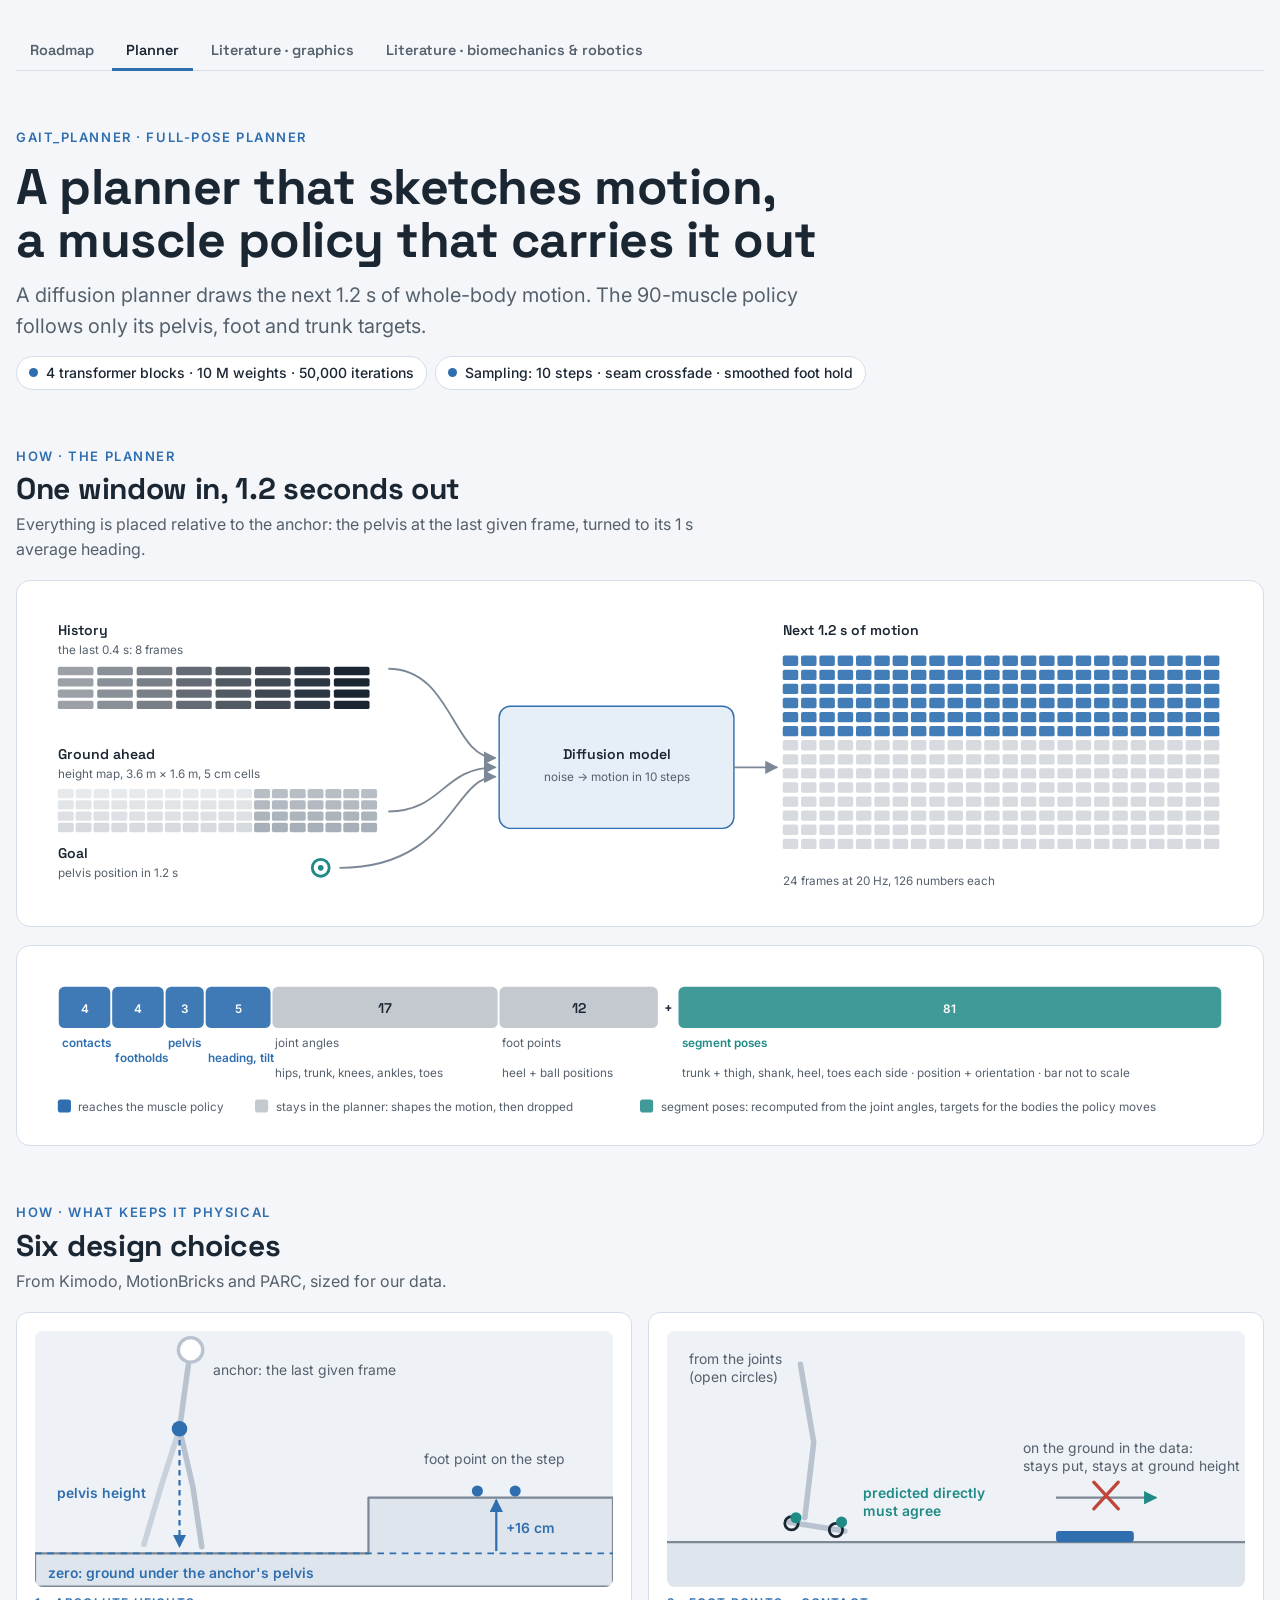
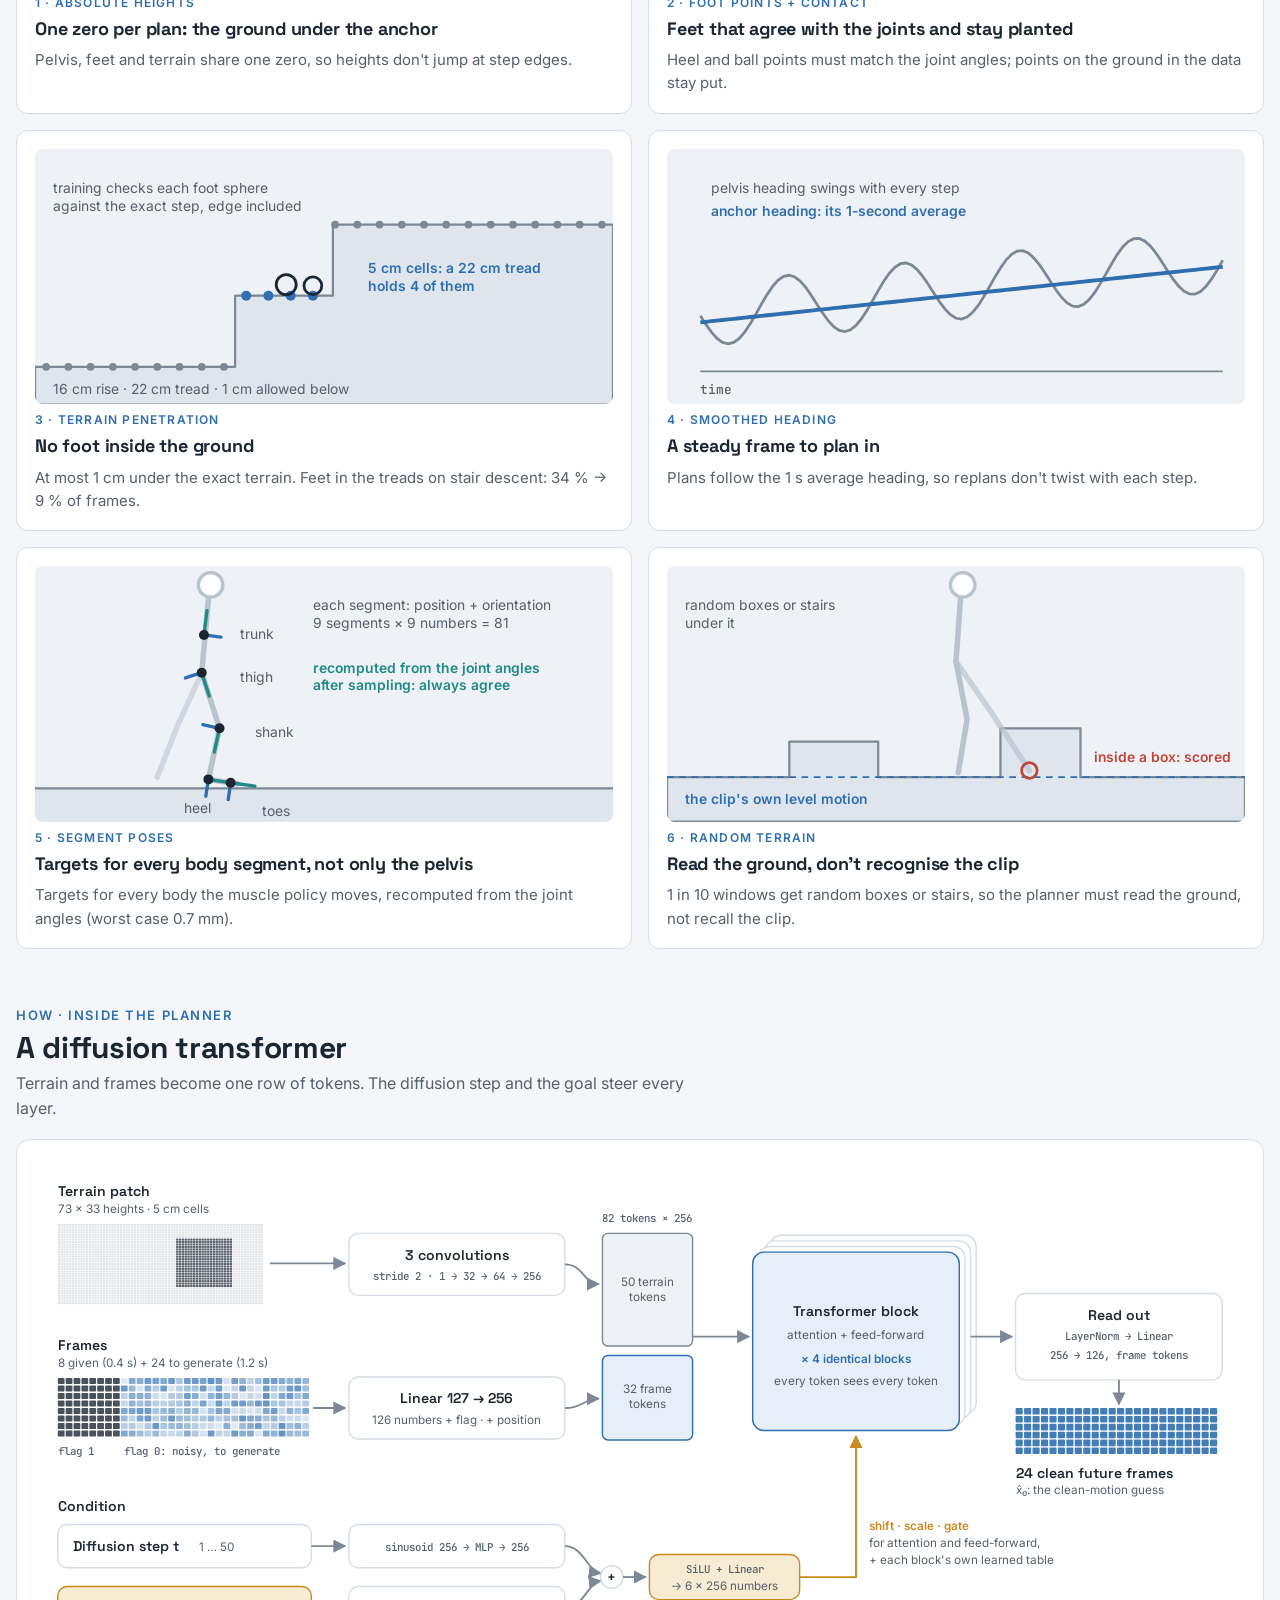
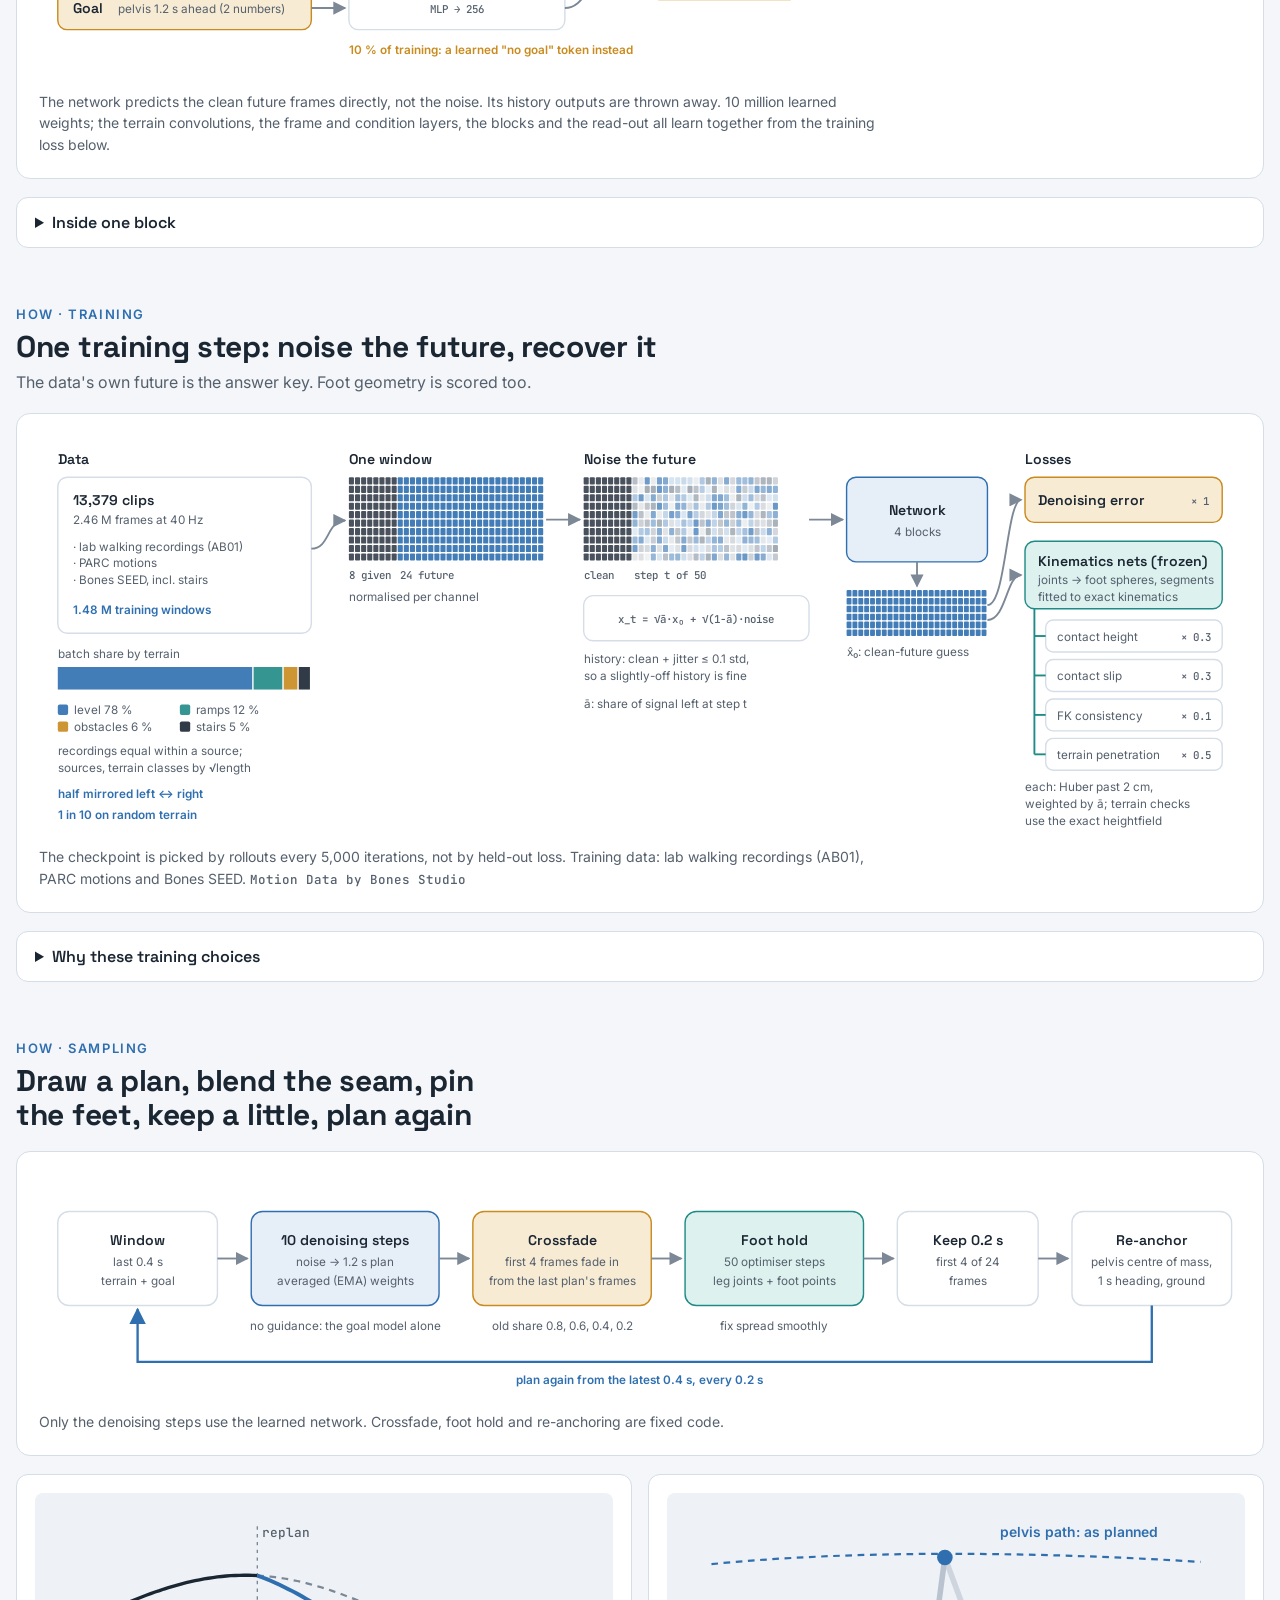
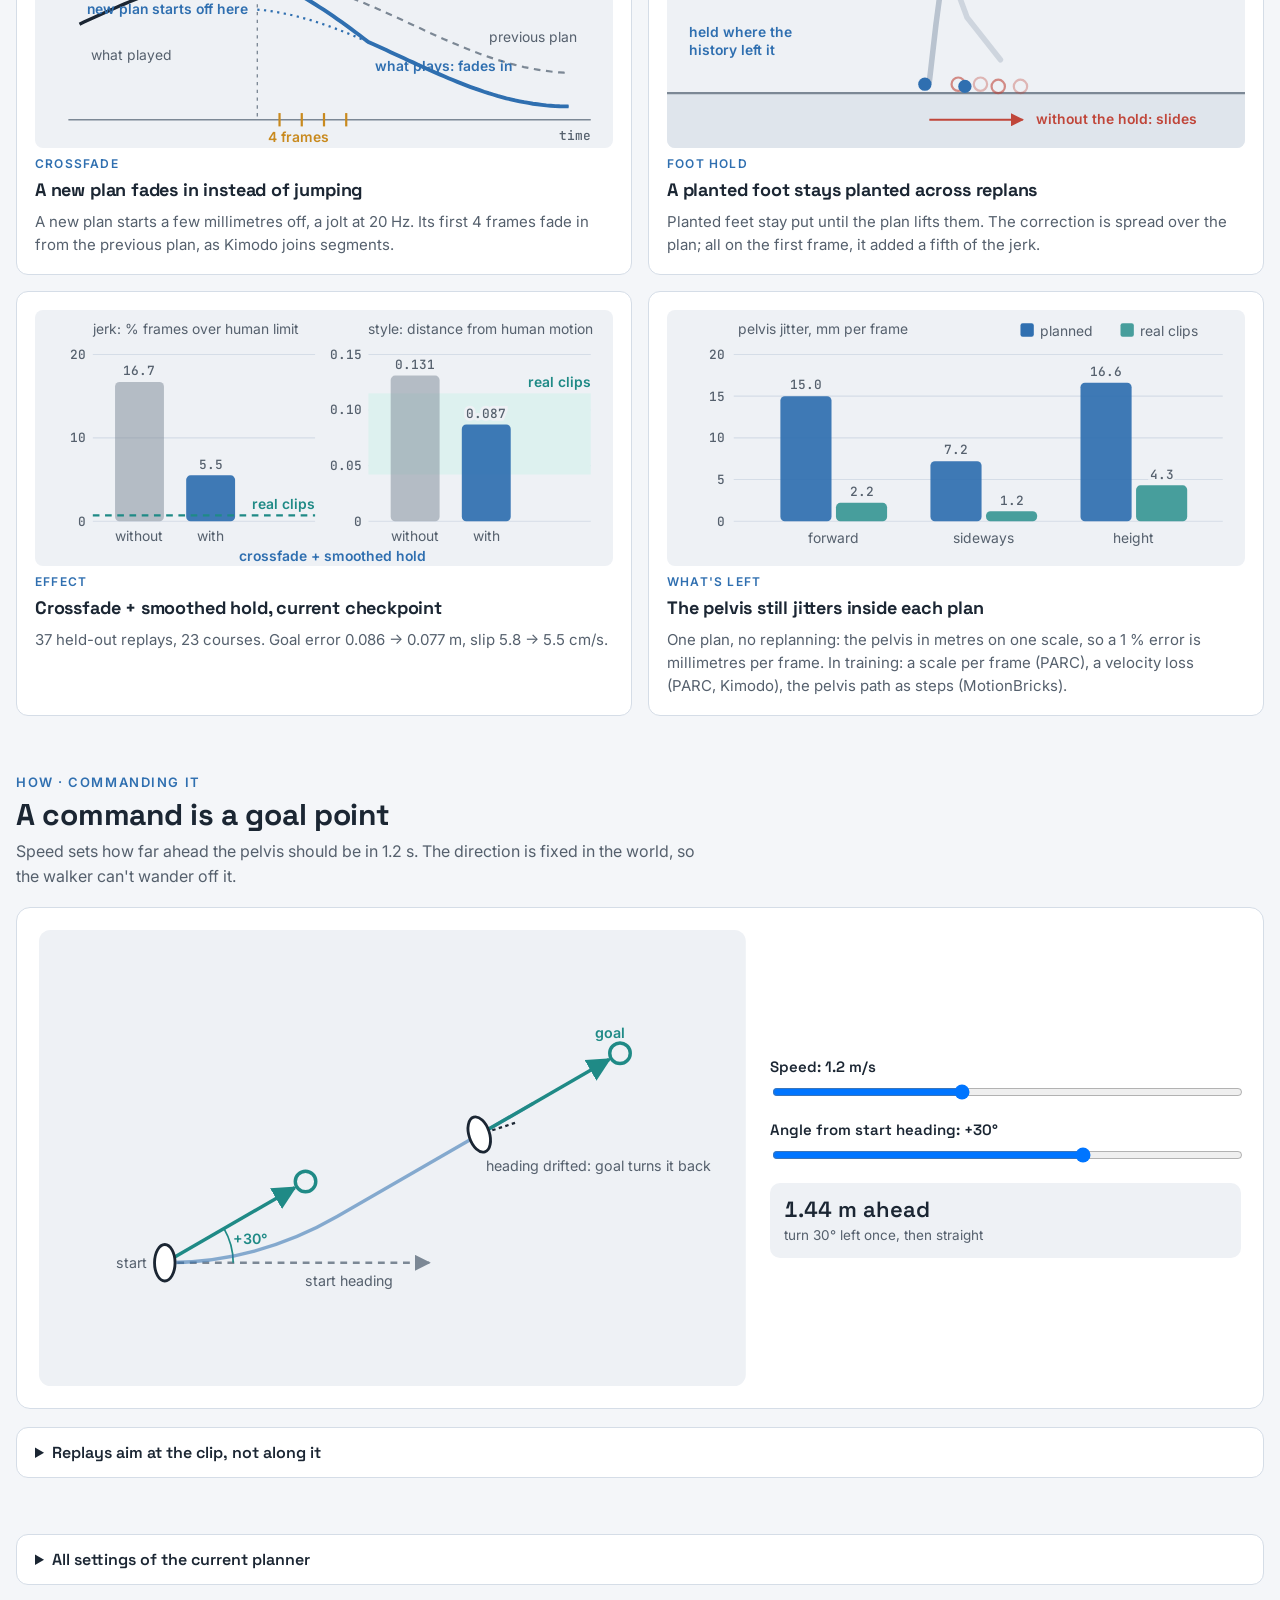
<file: docs/plan_page/planner.html>
<!doctype html>
<html lang="en">
<head>
<meta charset="utf-8">
<meta name="viewport" content="width=device-width, initial-scale=1, viewport-fit=cover">
<style>:root{padding-top:env(safe-area-inset-top,0px);padding-bottom:env(safe-area-inset-bottom,0px)}body{margin:0}img{max-width:100%}[hidden]{display:none!important}</style>
<title>Planner Details</title>
<meta name="claude:viewport-fit-sides" content="cover">
<link rel="preconnect" href="https://fonts.googleapis.com">
<link rel="stylesheet" href="https://fonts.googleapis.com/css2?family=Inter:wght@400;500;600&family=Space+Grotesk:wght@500;600;700&family=JetBrains+Mono:wght@400;500&display=swap">
<style>
/* Layout: wide lab-notebook page (same tokens as the planner pages); why in three cards, how in diagrams. */
:root {
  --paper:#F4F6F9; --panel:#FFFFFF; --ink:#1B2633; --muted:#55606D; --line:#D5DDE7; --wire:#7C8895;
  --blue:#2F6FB0; --blue-soft:#E6EEF8; --teal:#1F8A86; --teal-soft:#DDF1EF; --amber:#C98A1E; --amber-soft:#F7EBD4;
  --bad:#C0463A; --grey-soft:#EEF1F5; --terrain:#DFE5EC; --ghost:#B9C3CF;
  --display:"Space Grotesk", "Segoe UI", system-ui, sans-serif; --body:"Inter", system-ui, -apple-system, sans-serif; --mono:"JetBrains Mono", ui-monospace, monospace;
}
@media (prefers-color-scheme: dark) { :root:not([data-theme="light"]) {
  --paper:#0F151C; --panel:#17202A; --ink:#E5EAF1; --muted:#A3AEBB; --line:#2C3946; --wire:#8593A2;
  --blue:#6FA6E0; --blue-soft:#1C2C40; --teal:#4CC2BC; --teal-soft:#14302E; --amber:#F0B65A; --amber-soft:#3A2E17;
  --bad:#EC7F72; --grey-soft:#1C2530; --terrain:#243040; --ghost:#3E4C5B; color-scheme:dark } }
:root[data-theme="dark"] {
  --paper:#0F151C; --panel:#17202A; --ink:#E5EAF1; --muted:#A3AEBB; --line:#2C3946; --wire:#8593A2;
  --blue:#6FA6E0; --blue-soft:#1C2C40; --teal:#4CC2BC; --teal-soft:#14302E; --amber:#F0B65A; --amber-soft:#3A2E17;
  --bad:#EC7F72; --grey-soft:#1C2530; --terrain:#243040; --ghost:#3E4C5B; color-scheme:dark }
body { background:var(--paper); color:var(--ink); font-family:var(--body); font-size:16px; line-height:1.55;
  padding-left:max(16px, env(safe-area-inset-left, 0px)); padding-right:max(16px, env(safe-area-inset-right, 0px)); padding-block:32px 64px }
.wrap { max-width:1320px; margin:0 auto; display:grid; gap:56px }
h1, h2, h3 { font-family:var(--display); margin:0; text-wrap:balance; letter-spacing:-0.01em }
h1 { font-size:clamp(32px, 4.6vw, 50px); line-height:1.05 }
h2 { font-size:clamp(23px, 2.8vw, 30px); line-height:1.15 }
h3 { font-size:18px; line-height:1.25 }
p { margin:0 }
input:focus-visible, summary:focus-visible { outline:3px solid var(--blue); outline-offset:3px }
.eyebrow { font-size:13px; font-weight:600; letter-spacing:.12em; text-transform:uppercase; color:var(--blue) }
header { display:grid; gap:14px; max-width:900px }
.lede { font-size:clamp(17px, 1.6vw, 20px); color:var(--muted); max-width:62ch }
.chips { display:flex; flex-wrap:wrap; gap:8px }
.chip { display:inline-flex; align-items:center; gap:8px; padding:5px 12px; border-radius:999px; font-size:14px; font-weight:500; border:1px solid var(--line); background:var(--panel) }
.chip i { width:9px; height:9px; border-radius:50%; background:var(--blue); flex:none }
.chip.live i { background:var(--teal); box-shadow:0 0 0 3px var(--teal-soft) }
section { display:grid; gap:18px }
.sec-head { display:grid; gap:6px; max-width:860px }
.sec-head p { color:var(--muted); max-width:70ch }
.panel { background:var(--panel); border:1px solid var(--line); border-radius:14px; padding:22px; min-width:0 }
figure { margin:0; display:grid; gap:12px; min-width:0 }
figcaption { font-size:14px; color:var(--muted); max-width:95ch }
.credit { font:500 12.5px var(--mono); color:var(--muted) }
.scroll { overflow-x:auto }
svg.dia { width:100%; height:auto; display:block }
.dia-wide { min-width:860px }
.dia-xl { min-width:1000px }
.cards { display:grid; grid-template-columns:repeat(3, minmax(0, 1fr)); gap:16px }
.grid2 { display:grid; grid-template-columns:repeat(2, minmax(0, 1fr)); gap:16px }
.card { background:var(--panel); border:1px solid var(--line); border-radius:12px; padding:18px; display:grid; gap:8px; align-content:start; min-width:0 }
.card p { color:var(--muted); font-size:15px }
.card .tag { font:600 12px var(--body); letter-spacing:.1em; text-transform:uppercase; color:var(--blue) }
.card svg { width:100%; height:auto; display:block; background:var(--grey-soft); border-radius:8px }
.card svg.plot .tm { font-size:15px } .card svg.plot .ts, .card svg.plot .tb { font-size:16px }
.opt { margin:0; padding-left:18px; color:var(--muted); font-size:15px; display:grid; gap:5px }
.opt b { color:var(--ink); font-weight:600 }

.n { fill:var(--panel); stroke:var(--line); stroke-width:1.5 }
.n.hl { fill:var(--blue-soft); stroke:var(--blue) }
.n.tl { fill:var(--teal-soft); stroke:var(--teal) }
.n.amb { fill:var(--amber-soft); stroke:var(--amber) }
.n.gs { fill:var(--grey-soft); stroke:var(--wire) }
.t { fill:var(--ink); font:600 15px var(--display) }
.ts { fill:var(--muted); font:400 12.5px var(--body) }
.tm { fill:var(--muted); font:500 11.5px var(--mono) }
.tb { fill:var(--blue); font:600 12.5px var(--body) }
.tt { fill:var(--teal); font:600 12.5px var(--body) }
.ta { fill:var(--amber); font:600 12.5px var(--body) }
.tr { fill:var(--bad); font:600 12.5px var(--body) }
.tw { fill:#FFFFFF; font:600 12.5px var(--body) }
.ar { fill:none; stroke:var(--wire); stroke-width:2 }
.ar.tl { stroke:var(--teal) } .ar.blue { stroke:var(--blue) } .ar.amb { stroke:var(--amber) } .ar.bad { stroke:var(--bad) }
.mk { fill:var(--wire) } .mk.tl { fill:var(--teal) } .mk.blue { fill:var(--blue) } .mk.amb { fill:var(--amber) } .mk.bad { fill:var(--bad) }
.cell-h { fill:var(--ink) } .cell-f { fill:var(--blue) }
.grid-line { stroke:var(--line); stroke-width:1 }
.gfill { fill:var(--terrain); stroke:var(--wire); stroke-width:2; stroke-linejoin:round }
.bone { fill:none; stroke:var(--ghost); stroke-width:5; stroke-linecap:round; stroke-linejoin:round }
.head { fill:var(--panel); stroke:var(--ghost); stroke-width:3 }

.cmd { display:grid; grid-template-columns:minmax(0, 1.5fr) minmax(0, 1fr); gap:24px; align-items:center }
.cmd > * { min-width:0 }
.controls { display:grid; gap:18px }
.slider { display:grid; gap:6px }
.slider label { font:600 15px var(--display) }
.slider input { width:100% }
.readout { background:var(--grey-soft); border-radius:10px; padding:12px 14px; display:grid; gap:2px }
.readout b { font:600 22px var(--display); font-variant-numeric:tabular-nums }
.readout span { font-size:13.5px; color:var(--muted) }

details.more { background:var(--panel); border:1px solid var(--line); border-radius:12px; padding:14px 18px }
details.more summary { cursor:pointer; font:600 16px var(--display) }
details.more[open] summary { margin-bottom:10px }
.fold { display:grid; gap:16px; margin-top:6px }
.kv-wrap { overflow-x:auto }
.kv { width:100%; border-collapse:collapse; font-size:14.5px; font-variant-numeric:tabular-nums }
.kv th, .kv td { padding:8px 10px; border-top:1px solid var(--line); text-align:left; vertical-align:top }
.kv th { font-weight:600; white-space:nowrap; color:var(--ink) }
.kv td { color:var(--muted) }

.tabs { display:flex; flex-wrap:wrap; gap:4px; border-bottom:1px solid var(--line) }
.tabs a { padding:9px 14px; font:600 14.5px var(--display); color:var(--muted); text-decoration:none; border-bottom:3px solid transparent; margin-bottom:-1px }
.tabs a:hover { color:var(--ink) }
.tabs a[aria-current="page"] { color:var(--ink); border-bottom-color:var(--blue) }
.tabs a:focus-visible { outline:3px solid var(--blue); outline-offset:3px; border-radius:4px }

@media (max-width:980px) { .cmd { grid-template-columns:1fr } }
@media (max-width:760px) { .cards, .grid2 { grid-template-columns:1fr } }
</style>

<div class="wrap">

<nav class="tabs" aria-label="Pages">
  <a href="./">Roadmap</a>
  <a href="planner.html" aria-current="page">Planner</a>
  <a href="lit-graphics.html">Literature · graphics</a>
  <a href="lit-biomech.html">Literature · biomechanics &amp; robotics</a>
</nav>

<header>
  <span class="eyebrow">gait_planner · full-pose planner</span>
  <h1>A planner that sketches motion, a muscle policy that carries it out</h1>
  <p class="lede">A diffusion planner draws the next 1.2 s of whole-body motion. The 90-muscle policy follows only its pelvis, foot and trunk targets.</p>
  <div class="chips">
    <span class="chip"><i></i>4 transformer blocks · 10 M weights · 50,000 iterations</span>
    <span class="chip"><i></i>Sampling: 10 steps · seam crossfade · smoothed foot hold</span>
  </div>
</header>


<!-- planner I/O -->
<section>
  <div class="sec-head">
    <span class="eyebrow">How · the planner</span>
    <h2>One window in, 1.2 seconds out</h2>
    <p>Everything is placed relative to the anchor: the pelvis at the last given frame, turned to its 1 s average heading.</p>
  </div>
  <div class="panel scroll">
    <svg class="dia dia-wide" viewBox="0 0 1280 320" role="img" aria-label="Inputs: 0.4 s of history, a ground height patch and a goal point go into the diffusion model, which outputs 1.2 s of whole-body motion.">
      <defs>
        <marker id="ah" viewBox="0 0 10 10" refX="9" refY="5" markerWidth="7" markerHeight="7" orient="auto-start-reverse"><path class="mk" d="M0,0 L10,5 L0,10 z"/></marker>
      </defs>
      <text class="t" x="20" y="34">History</text>
      <text class="ts" x="20" y="54">the last 0.4 s: 8 frames</text>
      <g id="hist"></g>
      <text class="t" x="20" y="166">Ground ahead</text>
      <text class="ts" x="20" y="186">height map, 3.6 m × 1.6 m, 5 cm cells</text>
      <g id="patch"></g>
      <text class="t" x="20" y="272">Goal</text>
      <text class="ts" x="20" y="292">pelvis position in 1.2 s</text>
      <circle cx="300" cy="282" r="9" fill="none" stroke="var(--teal)" stroke-width="3"/><circle cx="300" cy="282" r="3" fill="var(--teal)"/>

      <path class="ar" d="M372,70 C440,70 440,165 486,165" marker-end="url(#ah)"/>
      <path class="ar" d="M372,222 C430,222 430,175 486,175" marker-end="url(#ah)"/>
      <path class="ar" d="M320,282 C440,282 440,185 486,185" marker-end="url(#ah)"/>

      <rect class="n hl" x="490" y="110" width="250" height="130" rx="12"/>
      <text class="t" x="615" y="166" text-anchor="middle">Diffusion model</text>
      <text class="ts" x="615" y="190" text-anchor="middle">noise → motion in 10 steps</text>

      <path class="ar" d="M740,175 H786" marker-end="url(#ah)"/>

      <text class="t" x="792" y="34">Next 1.2 s of motion</text>
      <g id="fut"></g>
      <text class="ts" x="792" y="300">24 frames at 20 Hz, 126 numbers each</text>
    </svg>
  </div>
  <div class="panel scroll">
    <svg class="dia dia-wide" viewBox="0 0 1280 166" role="img" aria-label="The 126 numbers of a frame: 4 contact flags, 4 foothold numbers, 3 pelvis position numbers and 5 heading and tilt numbers reach the muscle policy; 17 joint angles and 12 foot point numbers stay in the planner; 81 segment pose numbers are recomputed from the joint angles.">
      <g id="frameBar"></g>
      <rect x="20" y="140" width="14" height="14" rx="3" fill="var(--blue)"/><text class="ts" x="42" y="152">reaches the muscle policy</text>
      <rect x="230" y="140" width="14" height="14" rx="3" fill="var(--wire)" opacity=".45"/><text class="ts" x="252" y="152">stays in the planner: shapes the motion, then dropped</text>
      <rect x="640" y="140" width="14" height="14" rx="3" fill="var(--teal)" opacity=".85"/><text class="ts" x="662" y="152">segment poses: recomputed from the joint angles, targets for the bodies the policy moves</text>
    </svg>
  </div>
</section>

<!-- design choices -->
<section>
  <div class="sec-head">
    <span class="eyebrow">How · what keeps it physical</span>
    <h2>Six design choices</h2>
    <p>From Kimodo, MotionBricks and PARC, sized for our data.</p>
  </div>
  <div class="grid2">
    <div class="card">
      <svg viewBox="0 0 520 230" role="img" aria-label="Side view: one zero line, the ground under the anchor's pelvis. The pelvis height and a foot point on a step ahead are both measured from that line.">
        <defs><marker id="ahA" viewBox="0 0 10 10" refX="9" refY="5" markerWidth="6" markerHeight="6" orient="auto-start-reverse"><path class="mk blue" d="M0,0 L10,5 L0,10 z"/></marker></defs>
        <path class="gfill" d="M0,200 L300,200 L300,150 L520,150 L520,230 L0,230 Z"/>
        <line x1="0" y1="200" x2="520" y2="200" stroke="var(--blue)" stroke-width="1.5" stroke-dasharray="6 5"/>
        <path class="bone" d="M130,88 L138,30"/><circle class="head" cx="140" cy="17" r="11"/>
        <path class="bone" d="M130,88 L142,140 L150,194"/><path class="bone" d="M130,88 L114,138 L98,192" opacity=".7"/>
        <circle cx="130" cy="88" r="7" fill="var(--blue)"/>
        <path class="ar blue" d="M130,98 V194" marker-end="url(#ahA)" stroke-dasharray="5 4"/>
        <text class="tb" x="20" y="150">pelvis height</text>
        <text class="ts" x="160" y="40">anchor: the last given frame</text>
        <circle cx="398" cy="144" r="5" fill="var(--blue)"/><circle cx="432" cy="144" r="5" fill="var(--blue)"/>
        <path class="ar blue" d="M415,198 V152" marker-end="url(#ahA)"/>
        <text class="ts" x="350" y="120">foot point on the step</text>
        <text class="tb" x="424" y="182">+16 cm</text>
        <text class="tb" x="12" y="222">zero: ground under the anchor's pelvis</text>
      </svg>
      <span class="tag">1 · Absolute heights</span>
      <h3>One zero per plan: the ground under the anchor</h3>
      <p>Pelvis, feet and terrain share one zero, so heights don't jump at step edges.</p>
    </div>
    <div class="card">
      <svg viewBox="0 0 520 230" role="img" aria-label="Foot points predicted directly must match the foot points computed from the predicted joint angles; a point on the ground in the data must stay put.">
        <defs><marker id="ahT" viewBox="0 0 10 10" refX="9" refY="5" markerWidth="6" markerHeight="6" orient="auto-start-reverse"><path class="mk tl" d="M0,0 L10,5 L0,10 z"/></marker></defs>
        <rect x="0" y="190" width="520" height="40" fill="var(--terrain)"/><line x1="0" y1="190" x2="520" y2="190" stroke="var(--wire)" stroke-width="2"/>
        <path class="bone" d="M120,30 L132,100 L124,168" /><path d="M110,172 L160,180" class="bone"/>
        <circle cx="112" cy="173" r="6" fill="none" stroke="var(--ink)" stroke-width="2.5"/><circle cx="152" cy="179" r="6" fill="none" stroke="var(--ink)" stroke-width="2.5"/>
        <circle cx="116" cy="168" r="5" fill="var(--teal)"/><circle cx="157" cy="172" r="5" fill="var(--teal)"/>
        <text class="ts" x="20" y="30">from the joints</text><text class="ts" x="20" y="46">(open circles)</text>
        <text class="tt" x="176" y="150">predicted directly</text>
        <text class="tt" x="176" y="166">must agree</text>
        <rect x="350" y="180" width="70" height="10" rx="3" fill="var(--blue)"/>
        <path class="ar" d="M350,150 H440" marker-end="url(#ahT)" style="stroke:var(--wire)"/>
        <path d="M384,136 L406,160 M406,136 L384,160" stroke="var(--bad)" stroke-width="3" stroke-linecap="round"/>
        <text class="ts" x="320" y="110">on the ground in the data:</text>
        <text class="ts" x="320" y="126">stays put, stays at ground height</text>
      </svg>
      <span class="tag">2 · Foot points + contact</span>
      <h3>Feet that agree with the joints and stay planted</h3>
      <p>Heel and ball points must match the joint angles; points on the ground in the data stay put.</p>
    </div>
    <div class="card">
      <svg viewBox="0 0 520 230" role="img" aria-label="Two stairs drawn to scale. Height cells every 5 cm put four cells on a 22 cm tread; a foot on the tread is checked against the exact step, edge included.">
        <path class="gfill" d="M0,196 L180,196 L180,132 L268,132 L268,68 L520,68 L520,230 L0,230 Z"/>
        <g id="penGrid"></g>
        <circle cx="226" cy="122" r="9" fill="none" stroke="var(--ink)" stroke-width="2.5"/>
        <circle cx="250" cy="123" r="8" fill="none" stroke="var(--ink)" stroke-width="2.5"/>
        <text class="tb" x="300" y="112">5 cm cells: a 22 cm tread</text>
        <text class="tb" x="300" y="128">holds 4 of them</text>
        <text class="ts" x="16" y="40">training checks each foot sphere</text>
        <text class="ts" x="16" y="56">against the exact step, edge included</text>
        <text class="ts" x="16" y="220">16 cm rise · 22 cm tread · 1 cm allowed below</text>
      </svg>
      <span class="tag">3 · Terrain penetration</span>
      <h3>No foot inside the ground</h3>
      <p>At most 1 cm under the exact terrain. Feet in the treads on stair descent: 34 % → 9 % of frames.</p>
    </div>
    <div class="card">
      <svg viewBox="0 0 520 230" role="img" aria-label="Pelvis yaw swings with each step; the anchor heading is its one-second average.">
        <line x1="30" y1="200" x2="500" y2="200" stroke="var(--wire)" stroke-width="1.5"/>
        <text class="tm" x="30" y="220">time</text>
        <path id="wiggle" fill="none" stroke="var(--wire)" stroke-width="2.5"/>
        <path id="smooth" fill="none" stroke="var(--blue)" stroke-width="3.5"/>
        <text class="ts" x="40" y="40">pelvis heading swings with every step</text>
        <text class="tb" x="40" y="60">anchor heading: its 1-second average</text>
      </svg>
      <span class="tag">4 · Smoothed heading</span>
      <h3>A steady frame to plan in</h3>
      <p>Plans follow the 1 s average heading, so replans don't twist with each step.</p>
    </div>
    <div class="card">
      <svg viewBox="0 0 520 230" role="img" aria-label="A leg and trunk with a small position-and-orientation marker on the trunk, thigh, shank, heel and toes; all are computed from the joint angles.">
        <rect x="0" y="200" width="520" height="30" fill="var(--terrain)"/><line x1="0" y1="200" x2="520" y2="200" stroke="var(--wire)" stroke-width="2"/>
        <path class="bone" d="M150,96 L156,30"/><circle class="head" cx="158" cy="17" r="11"/>
        <path class="bone" d="M150,96 L166,146 L156,192 L182,196"/><path class="bone" d="M150,96 L128,144 L110,190" opacity=".55"/>
        <g id="segFrames"></g>
        <text class="ts" x="250" y="40">each segment: position + orientation</text>
        <text class="ts" x="250" y="56">9 segments × 9 numbers = 81</text>
        <text class="tt" x="250" y="96">recomputed from the joint angles</text>
        <text class="tt" x="250" y="112">after sampling: always agree</text>
      </svg>
      <span class="tag">5 · Segment poses</span>
      <h3>Targets for every body segment, not only the pelvis</h3>
      <p>Targets for every body the muscle policy moves, recomputed from the joint angles (worst case 0.7 mm).</p>
    </div>
    <div class="card">
      <svg viewBox="0 0 520 230" role="img" aria-label="A level walk drawn over random boxes: the motion is the clip's own, the ground is random, and only a foot that ends up inside a box is scored.">
        <path class="gfill" d="M0,190 L110,190 L110,158 L190,158 L190,190 L300,190 L300,146 L372,146 L372,190 L520,190 L520,230 L0,230 Z"/>
        <line x1="0" y1="190" x2="520" y2="190" stroke="var(--blue)" stroke-width="1.5" stroke-dasharray="6 5"/>
        <path class="bone" d="M260,86 L264,30"/><circle class="head" cx="266" cy="17" r="11"/>
        <path class="bone" d="M260,86 L270,138 L262,186"/><path class="bone" d="M260,86 L292,132 L326,184" opacity=".7"/>
        <circle cx="326" cy="184" r="7" fill="none" stroke="var(--bad)" stroke-width="2.5"/>
        <text class="tr" x="384" y="176">inside a box: scored</text>
        <text class="tb" x="16" y="214">the clip's own level motion</text>
        <text class="ts" x="16" y="40">random boxes or stairs</text>
        <text class="ts" x="16" y="56">under it</text>
      </svg>
      <span class="tag">6 · Random terrain</span>
      <h3>Read the ground, don't recognise the clip</h3>
      <p>1 in 10 windows get random boxes or stairs, so the planner must read the ground, not recall the clip.</p>
    </div>
  </div>
</section>

<!-- network -->
<section>
  <div class="sec-head">
    <span class="eyebrow">How · inside the planner</span>
    <h2>A diffusion transformer</h2>
    <p>Terrain and frames become one row of tokens. The diffusion step and the goal steer every layer.</p>
  </div>
  <figure class="panel">
    <div class="scroll">
      <svg class="dia dia-xl" viewBox="0 0 1280 550" role="img" aria-label="Terrain patch through three convolutions gives 50 tokens; 32 frames through a linear layer give 32 tokens; together 82 tokens pass four transformer blocks steered by the diffusion step and goal; the frame tokens are read out as 24 clean future frames.">
        <defs><marker id="ahN" viewBox="0 0 10 10" refX="9" refY="5" markerWidth="7" markerHeight="7" orient="auto-start-reverse"><path class="mk" d="M0,0 L10,5 L0,10 z"/></marker>
              <marker id="ahNa" viewBox="0 0 10 10" refX="9" refY="5" markerWidth="7" markerHeight="7" orient="auto-start-reverse"><path class="mk amb" d="M0,0 L10,5 L0,10 z"/></marker></defs>
        <!-- inputs -->
        <text class="t" x="20" y="36">Terrain patch</text>
        <text class="ts" x="20" y="54">73 × 33 heights · 5 cm cells</text>
        <g id="netPatch"></g>
        <text class="t" x="20" y="200">Frames</text>
        <text class="ts" x="20" y="218">8 given (0.4 s) + 24 to generate (1.2 s)</text>
        <g id="netFrames"></g>
        <text class="tm" x="20" y="312">flag 1</text><text class="tm" x="90" y="312">flag 0: noisy, to generate</text>
        <text class="t" x="20" y="372">Condition</text>
        <rect class="n" x="20" y="386" width="270" height="46" rx="10"/>
        <text class="t" x="36" y="414">Diffusion step t</text><text class="ts" x="170" y="414">1 … 50</text>
        <rect class="n amb" x="20" y="452" width="270" height="46" rx="10"/>
        <text class="t" x="36" y="480">Goal</text><text class="ts" x="84" y="480">pelvis 1.2 s ahead (2 numbers)</text>
        <!-- embeddings -->
        <path class="ar" d="M246,108 H326" marker-end="url(#ahN)"/>
        <path class="ar" d="M292,262 H326" marker-end="url(#ahN)"/>
        <path class="ar" d="M290,409 H326" marker-end="url(#ahN)"/>
        <path class="ar" d="M290,475 H326" marker-end="url(#ahN)"/>
        <rect class="n" x="330" y="76" width="230" height="66" rx="10"/>
        <text class="t" x="445" y="104" text-anchor="middle">3 convolutions</text>
        <text class="tm" x="445" y="126" text-anchor="middle">stride 2 · 1 → 32 → 64 → 256</text>
        <rect class="n" x="330" y="229" width="230" height="66" rx="10"/>
        <text class="t" x="445" y="257" text-anchor="middle">Linear 127 → 256</text>
        <text class="ts" x="445" y="279" text-anchor="middle">126 numbers + flag · + position</text>
        <rect class="n" x="330" y="386" width="230" height="46" rx="10"/>
        <text class="tm" x="445" y="414" text-anchor="middle">sinusoid 256 → MLP → 256</text>
        <rect class="n" x="330" y="452" width="230" height="46" rx="10"/>
        <text class="tm" x="445" y="480" text-anchor="middle">MLP → 256</text>
        <text class="ta" x="330" y="524">10 % of training: a learned "no goal" token instead</text>
        <path class="ar" d="M560,409 C580,409 584,436 598,438" marker-end="url(#ahN)"/>
        <path class="ar" d="M560,475 C580,475 584,448 598,446" marker-end="url(#ahN)"/>
        <circle class="n" cx="610" cy="442" r="12"/><text class="t" x="610" y="447" text-anchor="middle">+</text>
        <path class="ar" d="M622,442 H646" marker-end="url(#ahN)"/>
        <rect class="n amb" x="650" y="418" width="160" height="48" rx="10"/>
        <text class="tm" x="730" y="438" text-anchor="middle">SiLU + Linear</text>
        <text class="ts" x="730" y="456" text-anchor="middle">→ 6 × 256 numbers</text>
        <!-- tokens -->
        <text class="tm" x="600" y="64">82 tokens × 256</text>
        <path class="ar" d="M560,109 C580,109 580,130 596,130" marker-end="url(#ahN)"/>
        <path class="ar" d="M560,262 C580,262 580,252 596,252" marker-end="url(#ahN)"/>
        <rect class="n gs" x="600" y="76" width="96" height="120" rx="6"/>
        <text class="ts" x="648" y="132" text-anchor="middle">50 terrain</text><text class="ts" x="648" y="148" text-anchor="middle">tokens</text>
        <rect class="n hl" x="600" y="206" width="96" height="90" rx="6"/>
        <text class="ts" x="648" y="246" text-anchor="middle">32 frame</text><text class="ts" x="648" y="262" text-anchor="middle">tokens</text>
        <!-- blocks -->
        <path class="ar" d="M696,186 H756" marker-end="url(#ahN)"/>
        <rect class="n" x="778" y="78" width="220" height="190" rx="12"/>
        <rect class="n" x="772" y="84" width="220" height="190" rx="12"/>
        <rect class="n" x="766" y="90" width="220" height="190" rx="12"/>
        <rect class="n hl" x="760" y="96" width="220" height="190" rx="12"/>
        <text class="t" x="870" y="164" text-anchor="middle">Transformer block</text>
        <text class="ts" x="870" y="188" text-anchor="middle">attention + feed-forward</text>
        <text class="tb" x="870" y="214" text-anchor="middle">× 4 identical blocks</text>
        <text class="ts" x="870" y="238" text-anchor="middle">every token sees every token</text>
        <path class="ar amb" d="M810,442 H870 V292" marker-end="url(#ahNa)"/>
        <text class="ta" x="884" y="392">shift · scale · gate</text>
        <text class="ts" x="884" y="410">for attention and feed-forward,</text>
        <text class="ts" x="884" y="428">+ each block's own learned table</text>
        <!-- read out -->
        <path class="ar" d="M992,186 H1036" marker-end="url(#ahN)"/>
        <rect class="n" x="1040" y="140" width="220" height="92" rx="10"/>
        <text class="t" x="1150" y="168" text-anchor="middle">Read out</text>
        <text class="tm" x="1150" y="190" text-anchor="middle">LayerNorm → Linear</text>
        <text class="tm" x="1150" y="210" text-anchor="middle">256 → 126, frame tokens</text>
        <path class="ar" d="M1150,232 V258" marker-end="url(#ahN)"/>
        <g id="netOut"></g>
        <text class="t" x="1040" y="336">24 clean future frames</text>
        <text class="ts" x="1040" y="354">x̂₀: the clean-motion guess</text>
      </svg>
    </div>
    <figcaption>The network predicts the clean future frames directly, not the noise. Its history outputs are thrown away. 10 million learned weights; the terrain convolutions, the frame and condition layers, the blocks and the read-out all learn together from the training loss below.</figcaption>
  </figure>
  <details class="more"><summary>Inside one block</summary><div class="fold">
  <figure class="panel">
    <div class="scroll">
      <svg class="dia dia-wide" viewBox="0 0 1280 296" role="img" aria-label="One block: LayerNorm shifted and scaled by the condition, self-attention with normalised queries and keys, a gate, a skip connection; then LayerNorm, shift and scale, SwiGLU feed-forward, a gate and a second skip connection.">
        <defs><marker id="ahB2" viewBox="0 0 10 10" refX="9" refY="5" markerWidth="7" markerHeight="7" orient="auto-start-reverse"><path class="mk" d="M0,0 L10,5 L0,10 z"/></marker>
              <marker id="ahBa" viewBox="0 0 10 10" refX="9" refY="5" markerWidth="7" markerHeight="7" orient="auto-start-reverse"><path class="mk amb" d="M0,0 L10,5 L0,10 z"/></marker></defs>
        <text class="ta" x="130" y="36">from the condition: 6 × 256 numbers, plus this block's own learned table</text>
        <line x1="130" y1="56" x2="1190" y2="56" stroke="var(--amber)" stroke-width="2"/>
        <path class="ar amb" d="M200,56 V136" marker-end="url(#ahBa)"/><text class="tm" x="208" y="100">shift₁ scale₁</text>
        <path class="ar amb" d="M595,56 V146" marker-end="url(#ahBa)"/><text class="tm" x="603" y="100">gate₁</text>
        <path class="ar amb" d="M790,56 V136" marker-end="url(#ahBa)"/><text class="tm" x="798" y="100">shift₂ scale₂</text>
        <path class="ar amb" d="M1155,56 V146" marker-end="url(#ahBa)"/><text class="tm" x="1163" y="100">gate₂</text>

        <text class="ts" x="20" y="166">82 tokens</text>
        <path class="ar" d="M84,170 H126" marker-end="url(#ahB2)"/>
        <rect class="n" x="130" y="140" width="140" height="60" rx="10"/>
        <text class="t" x="200" y="166" text-anchor="middle">LayerNorm</text>
        <text class="tm" x="200" y="186" text-anchor="middle">×(1+scale)+shift</text>
        <path class="ar" d="M270,170 H306" marker-end="url(#ahB2)"/>
        <rect class="n hl" x="310" y="124" width="210" height="92" rx="10"/>
        <text class="t" x="415" y="152" text-anchor="middle">Self-attention</text>
        <text class="tm" x="415" y="174" text-anchor="middle">8 heads × 32</text>
        <text class="ts" x="415" y="196" text-anchor="middle">queries, keys RMS-normalised</text>
        <text class="ta" x="415" y="240" text-anchor="middle">attention scores stay ≤ 8, so training can't blow up</text>
        <path class="ar" d="M520,170 H556" marker-end="url(#ahB2)"/>
        <rect class="n" x="560" y="150" width="70" height="40" rx="8"/>
        <text class="tm" x="595" y="175" text-anchor="middle">× gate</text>
        <path class="ar" d="M630,170 H654" marker-end="url(#ahB2)"/>
        <circle class="n" cx="670" cy="170" r="14"/><text class="t" x="670" y="175" text-anchor="middle">+</text>
        <path class="ar" d="M684,170 H716" marker-end="url(#ahB2)"/>
        <rect class="n" x="720" y="140" width="140" height="60" rx="10"/>
        <text class="t" x="790" y="166" text-anchor="middle">LayerNorm</text>
        <text class="tm" x="790" y="186" text-anchor="middle">×(1+scale)+shift</text>
        <path class="ar" d="M860,170 H896" marker-end="url(#ahB2)"/>
        <rect class="n tl" x="900" y="124" width="190" height="92" rx="10"/>
        <text class="t" x="995" y="152" text-anchor="middle">Feed-forward</text>
        <text class="tm" x="995" y="174" text-anchor="middle">SwiGLU</text>
        <text class="tm" x="995" y="196" text-anchor="middle">256 → 2×1024 → 256</text>
        <path class="ar" d="M1090,170 H1116" marker-end="url(#ahB2)"/>
        <rect class="n" x="1120" y="150" width="70" height="40" rx="8"/>
        <text class="tm" x="1155" y="175" text-anchor="middle">× gate</text>
        <path class="ar" d="M1190,170 H1202" marker-end="url(#ahB2)"/>
        <circle class="n" cx="1218" cy="170" r="14"/><text class="t" x="1218" y="175" text-anchor="middle">+</text>
        <path class="ar" d="M1232,170 H1272" marker-end="url(#ahB2)"/>
        <text class="ts" x="1206" y="128">next</text>

        <path class="ar" d="M104,170 V264 H670 V188" marker-end="url(#ahB2)"/>
        <text class="ts" x="250" y="284">skip connection</text>
        <path class="ar" d="M700,170 V264 H1218 V188" marker-end="url(#ahB2)"/>
        <text class="ts" x="900" y="284">skip connection</text>
      </svg>
    </div>
    <figcaption>One block. The condition sets how each LayerNorm is shifted and scaled, and how much of each branch passes ("adaptive LayerNorm"). In training, 10 % of attention weights and branch outputs are dropped at random (dropout).</figcaption>
  </figure>
  </div></details>
</section>

<!-- training -->
<section>
  <div class="sec-head">
    <span class="eyebrow">How · training</span>
    <h2>One training step: noise the future, recover it</h2>
    <p>The data's own future is the answer key. Foot geometry is scored too.</p>
  </div>
  <figure class="panel">
    <div class="scroll">
      <svg class="dia dia-xl" viewBox="0 0 1280 424" role="img" aria-label="A window is drawn from 1.48 million, its 24 future frames are noised to a random step, the network recovers them, and the guess is scored by a denoising error plus four geometry losses computed through two frozen kinematics networks.">
        <defs><marker id="ahR" viewBox="0 0 10 10" refX="9" refY="5" markerWidth="7" markerHeight="7" orient="auto-start-reverse"><path class="mk" d="M0,0 L10,5 L0,10 z"/></marker></defs>
        <!-- data -->
        <text class="t" x="20" y="30">Data</text>
        <rect class="n" x="20" y="44" width="270" height="166" rx="10"/>
        <text class="t" x="36" y="74">13,379 clips</text>
        <text class="ts" x="36" y="94">2.46 M frames at 40 Hz</text>
        <text class="ts" x="36" y="122">· lab walking recordings (AB01)</text>
        <text class="ts" x="36" y="140">· PARC motions</text>
        <text class="ts" x="36" y="158">· Bones SEED, incl. stairs</text>
        <text class="tb" x="36" y="190">1.48 M training windows</text>
        <text class="ts" x="20" y="236">batch share by terrain</text>
        <g id="mixBar"></g>
        <text class="ts" x="20" y="340">recordings equal within a source;</text>
        <text class="ts" x="20" y="358">sources, terrain classes by √length</text>
        <text class="tb" x="20" y="386">half mirrored left ↔ right</text>
        <text class="tb" x="20" y="408">1 in 10 on random terrain</text>
        <!-- window -->
        <path class="ar" d="M290,120 C310,120 306,90 326,90" marker-end="url(#ahR)"/>
        <text class="t" x="330" y="30">One window</text>
        <g id="trWin"></g>
        <text class="tm" x="330" y="152">8 given</text><text class="tm" x="384" y="152">24 future</text>
        <text class="ts" x="330" y="176">normalised per channel</text>
        <!-- noise -->
        <path class="ar" d="M540,89 H576" marker-end="url(#ahR)"/>
        <text class="t" x="580" y="30">Noise the future</text>
        <g id="trNoise"></g>
        <text class="tm" x="580" y="152">clean</text><text class="tm" x="634" y="152">step t of 50</text>
        <rect class="n" x="580" y="170" width="240" height="48" rx="10"/>
        <text class="tm" x="700" y="199" text-anchor="middle">x_t = √ā·x₀ + √(1−ā)·noise</text>
        <text class="ts" x="580" y="242">history: clean + jitter ≤ 0.1 std,</text>
        <text class="ts" x="580" y="260">so a slightly-off history is fine</text>
        <text class="ts" x="580" y="290">ā: share of signal left at step t</text>
        <!-- network -->
        <path class="ar" d="M820,89 H856" marker-end="url(#ahR)"/>
        <rect class="n hl" x="860" y="44" width="150" height="90" rx="10"/>
        <text class="t" x="935" y="84" text-anchor="middle">Network</text>
        <text class="ts" x="935" y="106" text-anchor="middle">4 blocks</text>
        <path class="ar" d="M935,134 V160" marker-end="url(#ahR)"/>
        <g id="trOut"></g>
        <text class="ts" x="860" y="234">x̂₀: clean-future guess</text>
        <!-- losses -->
        <text class="t" x="1050" y="30">Losses</text>
        <path class="ar" d="M1010,180 C1030,180 1030,68 1046,68" marker-end="url(#ahR)"/>
        <path class="ar" d="M1010,196 C1030,196 1030,148 1046,148" marker-end="url(#ahR)"/>
        <rect class="n amb" x="1050" y="44" width="210" height="48" rx="10"/>
        <text class="t" x="1064" y="74">Denoising error</text><text class="tm" x="1246" y="74" text-anchor="end">× 1</text>
        <rect class="n tl" x="1050" y="112" width="210" height="72" rx="10"/>
        <text class="t" x="1064" y="138">Kinematics nets (frozen)</text>
        <text class="ts" x="1064" y="158">joints → foot spheres, segments</text>
        <text class="ts" x="1064" y="176">fitted to exact kinematics</text>
        <line x1="1060" y1="184" x2="1060" y2="339" stroke="var(--teal)" stroke-width="2"/>
        <g id="lossRows"></g>
        <text class="ts" x="1050" y="378">each: Huber past 2 cm,</text>
        <text class="ts" x="1050" y="396">weighted by ā; terrain checks</text>
        <text class="ts" x="1050" y="414">use the exact heightfield</text>
      </svg>
    </div>
    <figcaption>The checkpoint is picked by rollouts every 5,000 iterations, not by held-out loss. Training data: lab walking recordings (AB01), PARC motions and Bones SEED. <span class="credit">Motion Data by Bones Studio</span></figcaption>
  </figure>
  <details class="more"><summary>Why these training choices</summary><div class="fold">
  <div class="cards">
    <div class="card">
      <svg class="plot" viewBox="0 0 520 230" role="img" aria-label="Share of signal over the 50 diffusion steps of the cosine schedule, falling from 1 to 0. Geometry losses are weighted by it.">
        <g id="abPlot"></g>
      </svg>
      <span class="tag">Signal share ā</span>
      <h3>Score feet only when the guess is sharp</h3>
      <p>At heavy noise the clean guess is a blur, so one exact foot height is not a fair target.</p>
    </div>
    <div class="card">
      <svg class="plot" viewBox="0 0 520 230" role="img" aria-label="Cost against error: squared up to 2 cm, then a straight line.">
        <g id="huberPlot"></g>
      </svg>
      <span class="tag">Huber</span>
      <h3>Squared up to 2 cm, straight beyond</h3>
      <p>A few far-off points can't take over the gradient.</p>
    </div>
    <div class="card">
      <span class="tag">History</span>
      <h3>Given as it is, with a little jitter</h3>
      <p>Clean, with up to 0.1 std of jitter. Hiding it, or shaking the whole body, made every replan jolt (seam acceleration 1,085 → 2,296 °/s²).</p>
    </div>
    <div class="card">
      <span class="tag">Goal</span>
      <h3>Always 1.2 s ahead</h3>
      <p>A random 0.4–1.2 s horizon made goal-following 57 % worse (0.095 → 0.149 m) for slightly smoother seams.</p>
    </div>
    <div class="card">
      <span class="tag">Size and speed</span>
      <h3>A small network, 10 steps</h3>
      <p>4 blocks of 256 instead of 6 of 512, 10 steps instead of 50: 512 plans in 0.3 s, not 12 s. 50 steps changed jerk and style by under 10 %.</p>
    </div>
  </div>
  </div></details>
</section>

<!-- sampling and rollout -->
<section>
  <div class="sec-head">
    <span class="eyebrow">How · sampling</span>
    <h2>Draw a plan, blend the seam, pin the feet, keep a little, plan again</h2>
  </div>
  <figure class="panel">
    <div class="scroll">
      <svg class="dia dia-wide" viewBox="0 0 1280 240" role="img" aria-label="Rollout cycle: window, 10 denoising steps, crossfade from the previous plan, smoothed foot hold, keep the first 0.2 s, re-anchor, and plan again from the latest 0.4 s.">
        <defs><marker id="ahS" viewBox="0 0 10 10" refX="9" refY="5" markerWidth="7" markerHeight="7" orient="auto-start-reverse"><path class="mk" d="M0,0 L10,5 L0,10 z"/></marker>
              <marker id="ahSb" viewBox="0 0 10 10" refX="9" refY="5" markerWidth="7" markerHeight="7" orient="auto-start-reverse"><path class="mk blue" d="M0,0 L10,5 L0,10 z"/></marker></defs>
        <rect class="n" x="20" y="40" width="170" height="100" rx="12"/>
        <text class="t" x="105" y="76" text-anchor="middle">Window</text>
        <text class="ts" x="105" y="98" text-anchor="middle">last 0.4 s</text>
        <text class="ts" x="105" y="118" text-anchor="middle">terrain + goal</text>
        <path class="ar" d="M190,90 H222" marker-end="url(#ahS)"/>
        <rect class="n hl" x="226" y="40" width="200" height="100" rx="12"/>
        <text class="t" x="326" y="76" text-anchor="middle">10 denoising steps</text>
        <text class="ts" x="326" y="98" text-anchor="middle">noise → 1.2 s plan</text>
        <text class="ts" x="326" y="118" text-anchor="middle">averaged (EMA) weights</text>
        <text class="ts" x="326" y="166" text-anchor="middle">no guidance: the goal model alone</text>
        <path class="ar" d="M426,90 H458" marker-end="url(#ahS)"/>
        <rect class="n amb" x="462" y="40" width="190" height="100" rx="12"/>
        <text class="t" x="557" y="76" text-anchor="middle">Crossfade</text>
        <text class="ts" x="557" y="98" text-anchor="middle">first 4 frames fade in</text>
        <text class="ts" x="557" y="118" text-anchor="middle">from the last plan's frames</text>
        <text class="ts" x="557" y="166" text-anchor="middle">old share 0.8, 0.6, 0.4, 0.2</text>
        <path class="ar" d="M652,90 H684" marker-end="url(#ahS)"/>
        <rect class="n tl" x="688" y="40" width="190" height="100" rx="12"/>
        <text class="t" x="783" y="76" text-anchor="middle">Foot hold</text>
        <text class="ts" x="783" y="98" text-anchor="middle">50 optimiser steps</text>
        <text class="ts" x="783" y="118" text-anchor="middle">leg joints + foot points</text>
        <text class="ts" x="783" y="166" text-anchor="middle">fix spread smoothly</text>
        <path class="ar" d="M878,90 H910" marker-end="url(#ahS)"/>
        <rect class="n" x="914" y="40" width="150" height="100" rx="12"/>
        <text class="t" x="989" y="76" text-anchor="middle">Keep 0.2 s</text>
        <text class="ts" x="989" y="98" text-anchor="middle">first 4 of 24</text>
        <text class="ts" x="989" y="118" text-anchor="middle">frames</text>
        <path class="ar" d="M1064,90 H1096" marker-end="url(#ahS)"/>
        <rect class="n" x="1100" y="40" width="170" height="100" rx="12"/>
        <text class="t" x="1185" y="76" text-anchor="middle">Re-anchor</text>
        <text class="ts" x="1185" y="98" text-anchor="middle">pelvis centre of mass,</text>
        <text class="ts" x="1185" y="118" text-anchor="middle">1 s heading, ground</text>
        <path class="ar blue" d="M1185,140 V200 H105 V144" marker-end="url(#ahSb)" style="stroke-width:2.5"/>
        <text class="tb" x="640" y="224" text-anchor="middle">plan again from the latest 0.4 s, every 0.2 s</text>
      </svg>
    </div>
    <figcaption>Only the denoising steps use the learned network. Crossfade, foot hold and re-anchoring are fixed code.</figcaption>
  </figure>
  <div class="grid2">
    <div class="card">
      <svg viewBox="0 0 520 230" role="img" aria-label="One joint over time. The previous plan continues smoothly; the new plan starts a little off at the seam; what plays fades from the previous plan into the new one over four frames.">
        <g id="xfadeSketch"></g>
      </svg>
      <span class="tag">Crossfade</span>
      <h3>A new plan fades in instead of jumping</h3>
      <p>A new plan starts a few millimetres off, a jolt at 20 Hz. Its first 4 frames fade in from the previous plan, as Kimodo joins segments.</p>
    </div>
    <div class="card">
      <svg viewBox="0 0 520 230" role="img" aria-label="A foot planted at the end of the history stays where it was in the new plan; without the hold it slides forward at each replan. The pelvis path is unchanged.">
        <defs><marker id="ahH" viewBox="0 0 10 10" refX="9" refY="5" markerWidth="6" markerHeight="6" orient="auto-start-reverse"><path class="mk bad" d="M0,0 L10,5 L0,10 z"/></marker></defs>
        <rect x="0" y="180" width="520" height="50" fill="var(--terrain)"/><line x1="0" y1="180" x2="520" y2="180" stroke="var(--wire)" stroke-width="2"/>
        <path d="M40,64 C160,52 320,52 480,62" fill="none" stroke="var(--blue)" stroke-width="2" stroke-dasharray="6 5"/>
        <text class="tb" x="300" y="40">pelvis path: as planned</text>
        <path class="bone" d="M250,58 L242,118 L236,170"/><path class="bone" d="M250,58 L270,112 L300,150" opacity=".6"/>
        <circle cx="250" cy="58" r="7" fill="var(--blue)"/>
        <circle cx="262" cy="172" r="6" fill="none" stroke="var(--bad)" stroke-width="2" opacity=".6"/><circle cx="298" cy="174" r="6" fill="none" stroke="var(--bad)" stroke-width="2" opacity=".6"/>
        <circle cx="282" cy="172" r="6" fill="none" stroke="var(--bad)" stroke-width="2" opacity=".35"/><circle cx="318" cy="174" r="6" fill="none" stroke="var(--bad)" stroke-width="2" opacity=".35"/>
        <circle cx="232" cy="172" r="6" fill="var(--blue)"/><circle cx="268" cy="174" r="6" fill="var(--blue)"/>
        <text class="tb" x="20" y="130">held where the</text>
        <text class="tb" x="20" y="146">history left it</text>
        <path class="ar bad" d="M236,204 H320" marker-end="url(#ahH)"/>
        <text class="tr" x="332" y="208">without the hold: slides</text>
      </svg>
      <span class="tag">Foot hold</span>
      <h3>A planted foot stays planted across replans</h3>
      <p>Planted feet stay put until the plan lifts them. The correction is spread over the plan; all on the first frame, it added a fifth of the jerk.</p>
    </div>
    <div class="card">
      <svg viewBox="0 0 520 230" role="img" aria-label="Current checkpoint on the rollout scoreboard, without and with crossfade and smoothed hold: jerk 16.7 % to 5.5 % of frames over the human limit (real clips 0.7 %); style distance 0.131 to 0.087 (real clips 0.042 to 0.115).">
        <g id="fixChart"></g>
      </svg>
      <span class="tag">Effect</span>
      <h3>Crossfade + smoothed hold, current checkpoint</h3>
      <p>37 held-out replays, 23 courses. Goal error 0.086 → 0.077 m, slip 5.8 → 5.5 cm/s.</p>
    </div>
    <div class="card">
      <svg viewBox="0 0 520 230" role="img" aria-label="Frame-to-frame pelvis jitter inside one plan, millimetres: forward 15.0 planned vs 2.2 real, sideways 7.2 vs 1.2, height 16.6 vs 4.3.">
        <g id="jitterChart"></g>
      </svg>
      <span class="tag">What's left</span>
      <h3>The pelvis still jitters inside each plan</h3>
      <p>One plan, no replanning: the pelvis in metres on one scale, so a 1 % error is millimetres per frame. In training: a scale per frame (PARC), a velocity loss (PARC, Kimodo), the pelvis path as steps (MotionBricks).</p>
    </div>
  </div>
</section>

<!-- command -->
<section>
  <div class="sec-head">
    <span class="eyebrow">How · commanding it</span>
    <h2>A command is a goal point</h2>
    <p>Speed sets how far ahead the pelvis should be in 1.2 s. The direction is fixed in the world, so the walker can't wander off it.</p>
  </div>
  <div class="panel cmd">
    <div class="scroll">
      <svg class="dia" viewBox="0 0 620 400" style="min-width:460px" role="img" aria-label="Top view: the command direction is the start heading plus an angle, fixed in the world. At every replan the goal is speed times 1.2 s along that direction from where the walker is, so the walker turns once, then walks straight, and drift is turned back.">
        <defs>
          <marker id="ahT3" viewBox="0 0 10 10" refX="9" refY="5" markerWidth="7" markerHeight="7" orient="auto"><path class="mk tl" d="M0,0 L10,5 L0,10 z"/></marker>
          <marker id="ahK" viewBox="0 0 10 10" refX="9" refY="5" markerWidth="7" markerHeight="7" orient="auto"><path class="mk" d="M0,0 L10,5 L0,10 z"/></marker>
        </defs>
        <rect x="0" y="0" width="620" height="400" rx="10" fill="var(--grey-soft)"/>
        <path id="startLine" class="ar" stroke-dasharray="6 5" marker-end="url(#ahK)"/>
        <text id="startLbl" class="ts" text-anchor="middle">start heading</text>
        <path id="angArc" fill="none" stroke="var(--teal)" stroke-width="1.5"/>
        <text id="angLbl" class="tt" text-anchor="middle"></text>
        <path id="walkPath" fill="none" stroke="var(--blue)" stroke-width="3" stroke-linecap="round" opacity=".55"/>
        <path id="goalA" class="ar tl" marker-end="url(#ahT3)" style="stroke-width:3"/>
        <circle id="ringA" r="9" fill="none" stroke="var(--teal)" stroke-width="3"/>
        <ellipse id="walkerA" rx="9" ry="16" fill="var(--panel)" stroke="var(--ink)" stroke-width="2.5"/>
        <text id="startTxt" class="ts" text-anchor="end">start</text>
        <path id="goalB" class="ar tl" marker-end="url(#ahT3)" style="stroke-width:3"/>
        <circle id="ringB" r="9" fill="none" stroke="var(--teal)" stroke-width="3"/>
        <line id="faceB" stroke="var(--ink)" stroke-width="2" stroke-dasharray="3 3"/>
        <ellipse id="walkerB" rx="9" ry="16" fill="var(--panel)" stroke="var(--ink)" stroke-width="2.5"/>
        <text id="lblB" class="ts">heading drifted: goal turns it back</text>
        <text id="lblGoal" class="tt">goal</text>
      </svg>
    </div>
    <div class="controls">
      <div class="slider">
        <label for="speed">Speed: <span id="spdOut">1.2</span> m/s</label>
        <input id="speed" type="range" min="0" max="3" step="0.1" value="1.2">
      </div>
      <div class="slider">
        <label for="dir">Angle from start heading: <span id="dirOut">+30</span>°</label>
        <input id="dir" type="range" min="-90" max="90" step="15" value="30">
      </div>
      <div class="readout"><b id="goalM">1.44 m ahead</b><span id="goalNote">turn once, then straight</span></div>
    </div>
  </div>
  <details class="more"><summary>Replays aim at the clip, not along it</summary><div class="fold">
  <figure class="panel">
    <div class="scroll">
      <svg class="dia dia-wide" viewBox="0 80 1280 150" role="img" aria-label="Replay: the goal is where the reference clip's pelvis is 1.2 s ahead, measured from where the walker actually is, so drift is steered back; where the clip ends the goal shrinks to zero and the walker stops.">
        <defs><marker id="ahRp" viewBox="0 0 10 10" refX="9" refY="5" markerWidth="7" markerHeight="7" orient="auto"><path class="mk tl" d="M0,0 L10,5 L0,10 z"/></marker></defs>
        <g id="replay"></g>
        <text class="ts" x="330" y="112">reference clip's pelvis</text>
        <text class="tb" x="90" y="200">walker</text>
        <text class="tt" x="300" y="214">goal: the clip's pelvis 1.2 s ahead, seen from the walker</text>
        <text class="ts" x="1260" y="154" text-anchor="end">clip ends: goal shrinks to 0</text>
      </svg>
    </div>
    <figcaption>Replays of held-out clips aim at the clip, not along it, so a drift off its path is steered back.</figcaption>
  </figure>
  </div></details>
</section>


<details class="more">
  <summary>All settings of the current planner</summary>
  <div class="kv-wrap">
    <table class="kv">
      <tr><th>Frames</th><td>20 Hz · 8 given (0.4 s) + 24 generated (1.2 s) · 126 numbers each: 45 motion numbers + 81 segment-pose numbers (9 segments, position + 6-number orientation), recomputed from the joint angles after sampling</td></tr>
      <tr><th>Terrain patch</th><td>73 × 33 cells of 5 cm · 0.6 m behind to 3.0 m ahead, 0.8 m to each side · heights from the ground under the anchor's pelvis</td></tr>
      <tr><th>Network</th><td>4 blocks · 256 wide · 8 heads × 32 · SwiGLU 2 × 1024 · queries and keys RMS-normalised, no learnable gain · adaptive LayerNorm (shared 6 × 256 + per-block table) · dropout 0.1 · terrain: 3 stride-2 convolutions → 50 tokens · 10.1 M weights</td></tr>
      <tr><th>Diffusion</th><td>50 steps, cosine schedule · predicts the clean frames · goal replaced by a learned "no goal" token 10 % of the time</td></tr>
      <tr><th>Losses</th><td>denoising 1 (segment channels at half weight) · contact height over the exact terrain 0.3 · contact slip 0.3 · FK consistency (foot points and segment poses) 0.1 · terrain penetration against the exact heightfield 0.5 (1 cm allowed) · geometry Huber past 2 cm, weighted by ā</td></tr>
      <tr><th>Data</th><td>13,379 clips · 2.46 M frames at 40 Hz · 1.48 M training windows · 151,431 held-out windows · half mirrored · 1 in 10 windows on random boxes or stairs (penetration loss only) · terrain share: level 78 %, ramps 12 %, obstacles 6 %, stairs 5 %</td></tr>
      <tr><th>Optimiser</th><td>AdamW 2e-4, cosine to 0, weight decay 0.05 · 50,000 iterations · batch 512 · gradient clip 1 · bfloat16 · EMA 0.995 (every 10 iterations after the first 5,000) · history jitter up to 0.1 std · checkpoint picked by the rollout scoreboard every 5,000 iterations</td></tr>
      <tr><th>Sampling</th><td>10 DDIM steps · EMA weights · guidance weight 1 · crossfade: 4 frames from the previous plan · foot hold: 50 Adam steps on leg joints and foot points over the whole plan, changes in speed (× 1) and acceleration (× 10) penalised</td></tr>
      <tr><th>Rollout</th><td>keep 0.2 s (4 frames) · re-anchor at the pelvis centre of mass and 1 s mean heading · replan from the latest 0.4 s</td></tr>
    </table>
  </div>
</details>

</div>

<script>
const NS = "http://www.w3.org/2000/svg";
const el = (tag, a, parent) => { const e = document.createElementNS(NS, tag); for (const k in a) if (a[k] != null) e.setAttribute(k, a[k]); parent.appendChild(e); return e; };
const txt = (s, a, parent) => { const e = el("text", a, parent); e.textContent = s; return e; };
const $ = id => document.getElementById(id);
let seed = 7;                                    // fixed pseudo-random noise, so every render looks the same
const rnd = () => (seed = (seed * 16807) % 2147483647) / 2147483647;

// planner I/O: history, patch, future
(function () {
  const h = $("hist");
  for (let i = 0; i < 8; i++) for (let r = 0; r < 4; r++)
    el("rect", { x: 20 + i * 42, y: 68 + r * 12, width: 38, height: 9, rx: 2, class: "cell-h", opacity: (0.35 + 0.65 * (i + 1) / 8).toFixed(2) }, h);
  const p = $("patch");
  for (let i = 0; i < 18; i++) for (let j = 0; j < 4; j++)
    el("rect", { x: 20 + i * 19, y: 198 + j * 12, width: 17, height: 10, rx: 2, fill: "var(--wire)", opacity: ((i > 10 ? 0.55 : 0.18) + 0.04 * j).toFixed(2) }, p);
  const f = $("fut");
  for (let i = 0; i < 24; i++) for (let r = 0; r < 14; r++)
    el("rect", { x: 792 + i * 19.5, y: 56 + r * 15, width: 16.5, height: 11, rx: 2, fill: r < 6 ? "var(--blue)" : "var(--wire)", opacity: r < 6 ? "0.9" : "0.3" }, f);
})();

// frame composition bar: the 45 motion numbers to scale, then the 81 segment numbers (drawn shorter, count inside)
(function () {
  const g = $("frameBar");
  const parts = [["contacts", 4, "sent", "heel + ball, each foot"], ["footholds", 4, "sent", "current or next, each foot"],
                 ["pelvis", 3, "sent", "position + height"], ["heading, tilt", 5, "sent", "pelvis orientation"],
                 ["joint angles", 17, "stay", "hips, trunk, knees, ankles, toes"], ["foot points", 12, "stay", "heel + ball positions"]];
  const fill = { sent: "var(--blue)", stay: "var(--wire)", seg: "var(--teal)" }, op = { sent: "0.92", stay: "0.45", seg: "0.85" };
  const unit = 640 / 45;
  let x = 20;
  parts.forEach(([name, n, kind, sub], i) => {
    const w = n * unit, small = w < 120;
    el("rect", { x: x + 1, y: 20, width: w - 2, height: 44, rx: 6, fill: fill[kind], opacity: op[kind] }, g);
    txt(String(n), { x: x + w / 2, y: 48, class: kind === "sent" ? "tw" : "t", "text-anchor": "middle" }, g);
    txt(name, { x: x + 4, y: small ? 84 + (i % 2) * 16 : 84, class: kind === "sent" ? "tb" : "ts" }, g);
    if (!small) txt(sub, { x: x + 4, y: 116, class: "ts" }, g);
    x += w;
  });
  txt("+", { x: 670, y: 48, class: "t", "text-anchor": "middle" }, g);
  el("rect", { x: 681, y: 20, width: 578, height: 44, rx: 6, fill: fill.seg, opacity: op.seg }, g);
  txt("81", { x: 970, y: 48, class: "tw", "text-anchor": "middle" }, g);
  txt("segment poses", { x: 685, y: 84, class: "tt" }, g);
  txt("trunk + thigh, shank, heel, toes each side · position + orientation · bar not to scale", { x: 685, y: 116, class: "ts" }, g);
})();

// penetration card: 5 cm cells (20 px) along a 16 cm x 22 cm staircase (4 px per cm)
(function () {
  const g = $("penGrid");
  for (let x = 10; x <= 510; x += 20) {
    const tread = x >= 180 && x < 268, y = x < 180 ? 196 : tread ? 132 : 68;
    el("circle", { cx: x, cy: y, r: tread ? 4.5 : 3.5, fill: tread ? "var(--blue)" : "var(--wire)" }, g);
  }
})();

// segment poses card: a small position + orientation marker per segment
(function () {
  const g = $("segFrames");
  const segs = [["trunk", [152, 62], [156, 30], 14, 0], ["thigh", [150, 96], [166, 146], 16, 4], ["shank", [166, 146], [156, 192], 14, 4],
                ["heel", [156, 192], [182, 196], -40, 26], ["toes", [176, 195], [190, 197], 10, 26]];
  for (const [name, o, to, lx, ly] of segs) {
    const dx = to[0] - o[0], dy = to[1] - o[1], n = Math.hypot(dx, dy), u = [dx / n * 22, dy / n * 22], v = [-u[1] * 0.7, u[0] * 0.7];
    el("line", { x1: o[0], y1: o[1], x2: o[0] + u[0], y2: o[1] + u[1], stroke: "var(--teal)", "stroke-width": 3, "stroke-linecap": "round" }, g);
    el("line", { x1: o[0], y1: o[1], x2: o[0] + v[0], y2: o[1] + v[1], stroke: "var(--blue)", "stroke-width": 3, "stroke-linecap": "round" }, g);
    el("circle", { cx: o[0], cy: o[1], r: 4.5, fill: "var(--ink)" }, g);
    txt(name, { x: o[0] + 18 + lx, y: o[1] + 4 + ly, class: "ts" }, g);
  }
})();

// smoothed heading sketch
(function () {
  let w = "", s = "";
  for (let i = 0; i <= 470; i += 5) {
    const t = i / 470, x = 30 + i;
    const base = 150 - 50 * t;
    const y = base + 28 * Math.sin(t * Math.PI * 2 * 4.5);
    w += (i ? "L" : "M") + x + "," + y.toFixed(1);
    s += (i ? "L" : "M") + x + "," + (base + 6).toFixed(1);
  }
  $("wiggle").setAttribute("d", w);
  $("smooth").setAttribute("d", s);
})();

// network: patch, frames, terrain tokens, output
(function () {
  const p = $("netPatch");
  for (let i = 0; i < 73; i++) for (let j = 0; j < 33; j++) {
    const box = i >= 42 && i <= 61 && j >= 6 && j <= 25;
    el("rect", { x: 20 + i * 3, y: 66 + j * 2.6, width: 2.5, height: 2.1, fill: box ? "var(--ink)" : "var(--wire)", opacity: box ? 0.75 : 0.22 }, p);
  }
  const f = $("netFrames");
  for (let i = 0; i < 32; i++) {
    const given = i < 8;
    for (let r = 0; r < 8; r++)
      el("rect", { x: 20 + i * 8.4, y: 230 + r * 8, width: 7.2, height: 6.4, rx: 1, fill: given ? "var(--ink)" : "var(--blue)",
                   opacity: given ? 0.8 : (0.15 + 0.6 * rnd()).toFixed(2) }, f);
  }
  const o = $("netOut");
  for (let i = 0; i < 24; i++) for (let r = 0; r < 6; r++)
    el("rect", { x: 1040 + i * 9, y: 262 + r * 8.4, width: 7.6, height: 7, rx: 1, fill: "var(--blue)", opacity: 0.9 }, o);
})();

// training: data mix, window, noise, output, loss rows
(function () {
  const mix = [["level", 78, "var(--blue)"], ["ramps", 12, "var(--teal)"], ["obstacles", 6, "var(--amber)"], ["stairs", 5, "var(--ink)"]];
  const g = $("mixBar"), tot = mix.reduce((a, m) => a + m[1], 0);
  let x = 20;
  mix.forEach(([name, v, c], k) => {
    const w = 270 * v / tot;
    el("rect", { x: x, y: 246, width: Math.max(w - 1.5, 1), height: 24, fill: c, opacity: 0.9 }, g);
    x += w;
    const lx = 20 + (k % 2) * 130, ly = 296 + Math.floor(k / 2) * 18;
    el("rect", { x: lx, y: ly - 10, width: 11, height: 11, rx: 2, fill: c, opacity: 0.9 }, g);
    txt(`${name} ${v} %`, { x: lx + 17, y: ly, class: "ts" }, g);
  });
  const strip = (id, x0, noisy) => {
    const s = $(id);
    for (let i = 0; i < 32; i++) for (let r = 0; r < 10; r++) {
      const given = i < 8;
      el("rect", { x: x0 + i * 6.5, y: 44 + r * 9, width: 5.4, height: 7.6, rx: 1,
                   fill: given ? "var(--ink)" : noisy ? (rnd() < 0.5 ? "var(--wire)" : "var(--blue)") : "var(--blue)",
                   opacity: given ? 0.8 : noisy ? (0.12 + 0.6 * rnd()).toFixed(2) : 0.9 }, s);
    }
  };
  strip("trWin", 330, false);
  strip("trNoise", 580, true);
  const o = $("trOut");
  for (let i = 0; i < 24; i++) for (let r = 0; r < 6; r++)
    el("rect", { x: 860 + i * 6.25, y: 164 + r * 8.4, width: 5.2, height: 7, rx: 1, fill: "var(--blue)", opacity: 0.9 }, o);
  const rows = [["contact height", "× 0.3"], ["contact slip", "× 0.3"], ["FK consistency", "× 0.1"], ["terrain penetration", "× 0.5"]];
  const L = $("lossRows");
  rows.forEach(([name, w], k) => {
    const y = 196 + k * 42;
    el("rect", { x: 1072, y: y, width: 188, height: 34, rx: 8, class: "n" }, L);
    el("line", { x1: 1060, x2: 1072, y1: y + 17, y2: y + 17, stroke: "var(--teal)", "stroke-width": 2 }, L);
    txt(name, { x: 1084, y: y + 22, class: "ts" }, L);
    txt(w, { x: 1248, y: y + 22, class: "tm", "text-anchor": "end" }, L);
  });
})();

// plots: signal share (the planner's own cosine schedule) and Huber
function axes(g, ylab, xlab, yt, xt, X, Y) {
  for (const [v, s] of yt) { el("line", { x1: 60, x2: 500, y1: Y(v), y2: Y(v), class: "grid-line" }, g); txt(s, { x: 52, y: Y(v) + 4, class: "tm", "text-anchor": "end" }, g); }
  for (const [v, s] of xt) txt(s, { x: X(v), y: 208, class: "tm", "text-anchor": "middle" }, g);
  txt(ylab, { x: 64, y: 22, class: "ts" }, g);
  txt(xlab, { x: 500, y: 224, class: "ts", "text-anchor": "end" }, g);
}
(function () {
  const T = 50, f = s => Math.cos((s + 0.008) / 1.008 * Math.PI / 2) ** 2;
  const ab = []; let c = 1;
  for (let i = 0; i < T; i++) { c *= 1 - Math.min(1 - f((i + 1) / T) / f(i / T), 0.999); ab.push(c); }
  const g = $("abPlot"), X = i => 70 + i * (420 / (T - 1)), Y = v => 190 - 155 * v;
  axes(g, "ā: share of signal", "diffusion step", [[0, "0"], [0.5, "0.5"], [1, "1"]], [[0, "1"], [24, "25"], [49, "50"]], X, Y);
  let d = `M${X(0)},${Y(0)}`;
  ab.forEach((v, i) => d += `L${X(i).toFixed(1)},${Y(v).toFixed(1)}`);
  el("path", { d: d + `L${X(T - 1)},${Y(0)}Z`, fill: "var(--blue-soft)" }, g);
  el("path", { d: d.replace(/^M[^L]*L/, "M"), fill: "none", stroke: "var(--blue)", "stroke-width": 3 }, g);
  txt("little noise", { x: 76, y: 60, class: "ts" }, g);
  txt("heavy noise", { x: 494, y: 156, class: "ts", "text-anchor": "end" }, g);
  txt("= weight of the geometry losses", { x: 80, y: 176, class: "tb" }, g);
})();
(function () {
  const g = $("huberPlot"), X = e => 70 + e * 70, Y = v => 190 - v * (155 / 9);
  axes(g, "cost", "foot error, cm", [[0, "0"], [3, "3"], [6, "6"], [9, "9"]], [[0, "0"], [2, "2"], [4, "4"], [6, "6"]], X, Y);
  let sq = "", hu = "";
  for (let e = 0; e <= 6.001; e += 0.1) {
    const q = (e / 2) ** 2, h = q < 1 ? q : 2 * (e / 2) - 1;
    sq += (e ? "L" : "M") + X(e).toFixed(1) + "," + Y(q).toFixed(1);
    hu += (e ? "L" : "M") + X(e).toFixed(1) + "," + Y(h).toFixed(1);
  }
  el("line", { x1: X(2), x2: X(2), y1: 30, y2: 190, stroke: "var(--wire)", "stroke-width": 1.2, "stroke-dasharray": "3 4" }, g);
  el("path", { d: sq, fill: "none", stroke: "var(--wire)", "stroke-width": 2, "stroke-dasharray": "6 5" }, g);
  el("path", { d: hu, fill: "none", stroke: "var(--blue)", "stroke-width": 3 }, g);
  txt("squared", { x: X(4.6), y: Y(6.2), class: "ts", "text-anchor": "end" }, g);
  txt("Huber", { x: X(5.9), y: Y(4.9) + 22, class: "tb", "text-anchor": "end" }, g);
  txt("2 cm", { x: X(2) + 6, y: 46, class: "tm" }, g);
})();

// crossfade sketch: one joint over time, 20 px per 20 Hz frame, seam at x = 200
(function () {
  const g = $("xfadeSketch"), old = x => 118 - 44 * Math.sin((x - 40) / 95), neu = x => old(x + 8) + 30;
  const w = x => Math.min(1, Math.max(0, 1 - (x - 200) / 100));
  const path = (f, a, b) => { let d = ""; for (let x = a; x <= b; x += 4) d += (x === a ? "M" : "L") + x + "," + f(x).toFixed(1); return d; };
  el("line", { x1: 30, x2: 500, y1: 204, y2: 204, stroke: "var(--wire)", "stroke-width": 1.5 }, g);
  txt("time", { x: 500, y: 222, class: "tm", "text-anchor": "end" }, g);
  el("line", { x1: 200, x2: 200, y1: 30, y2: 204, stroke: "var(--wire)", "stroke-width": 1.2, "stroke-dasharray": "3 4" }, g);
  txt("replan", { x: 204, y: 40, class: "tm" }, g);
  for (let k = 1; k <= 4; k++) el("line", { x1: 200 + 20 * k, x2: 200 + 20 * k, y1: 198, y2: 210, stroke: "var(--amber)", "stroke-width": 2 }, g);
  txt("4 frames", { x: 210, y: 224, class: "ta" }, g);
  el("path", { d: path(old, 40, 200), fill: "none", stroke: "var(--ink)", "stroke-width": 3 }, g);
  el("path", { d: path(old, 200, 480), fill: "none", stroke: "var(--wire)", "stroke-width": 2, "stroke-dasharray": "6 5" }, g);
  el("path", { d: path(neu, 200, 480), fill: "none", stroke: "var(--blue)", "stroke-width": 2, "stroke-dasharray": "2 4" }, g);
  el("path", { d: path(x => w(x) * old(x) + (1 - w(x)) * neu(x), 200, 480), fill: "none", stroke: "var(--blue)", "stroke-width": 3.5 }, g);
  txt("what played", { x: 50, y: 150, class: "ts" }, g);
  txt("previous plan", { x: 488, y: 134, class: "ts", "text-anchor": "end" }, g);
  txt("new plan starts off here", { x: 192, y: neu(200) + 4, class: "tb", "text-anchor": "end" }, g);
  txt("what plays: fades in", { x: 306, y: 160, class: "tb" }, g);
})();

// effect of crossfade + smoothed hold on the current checkpoint (rollout scoreboard)
(function () {
  const g = $("fixChart");
  const panel = (x0, title, max, ticks, fmt, vfmt, vals, real, band) => {
    const Y = v => 190 - v * (150 / max);
    for (const t of ticks) { el("line", { x1: x0, x2: x0 + 200, y1: Y(t), y2: Y(t), class: "grid-line" }, g); txt(fmt(t), { x: x0 - 6, y: Y(t) + 4, class: "tm", "text-anchor": "end" }, g); }
    if (band) el("rect", { x: x0, y: Y(band[1]), width: 200, height: Y(band[0]) - Y(band[1]), fill: "var(--teal-soft)" }, g);
    vals.forEach(([lab, v, on], k) => {
      const x = x0 + 20 + k * 64;
      el("rect", { x: x, y: Y(v), width: 44, height: 190 - Y(v), rx: 4, fill: on ? "var(--blue)" : "var(--wire)", opacity: on ? 0.92 : 0.5 }, g);
      txt(vfmt(v), { x: x + 22, y: Y(v) - 6, class: "tm", "text-anchor": "middle", style: "paint-order:stroke;stroke:var(--grey-soft);stroke-width:5px" }, g);
      txt(lab, { x: x + 22, y: 208, class: "ts", "text-anchor": "middle" }, g);
    });
    if (real != null) {
      el("line", { x1: x0, x2: x0 + 200, y1: Y(real), y2: Y(real), stroke: "var(--teal)", "stroke-width": 2, "stroke-dasharray": "6 5" }, g);
      txt("real clips", { x: x0 + 200, y: Y(real) - 6, class: "tt", "text-anchor": "end" }, g);
    } else txt("real clips", { x: x0 + 200, y: Y(band[1]) - 6, class: "tt", "text-anchor": "end" }, g);
    txt(title, { x: x0, y: 22, class: "ts" }, g);
  };
  panel(52, "jerk: % frames over human limit", 20, [0, 10, 20], String, v => v.toFixed(1), [["without", 16.7, false], ["with", 5.5, true]], 0.7, null);
  panel(300, "style: distance from human motion", 0.15, [0, 0.05, 0.1, 0.15], v => v ? v.toFixed(2) : "0", v => v.toFixed(3), [["without", 0.131, false], ["with", 0.087, true]], null, [0.042, 0.115]);
  txt("crossfade + smoothed hold", { x: 268, y: 226, class: "tb", "text-anchor": "middle" }, g);
})();

// what's left: pelvis jitter inside one plan vs real clips (3rd difference per 20 Hz frame, mm)
(function () {
  const g = $("jitterChart"), Y = v => 190 - v * (150 / 20);
  for (const t of [0, 5, 10, 15, 20]) { el("line", { x1: 60, x2: 500, y1: Y(t), y2: Y(t), class: "grid-line" }, g); txt(String(t), { x: 52, y: Y(t) + 4, class: "tm", "text-anchor": "end" }, g); }
  txt("pelvis jitter, mm per frame", { x: 64, y: 22, class: "ts" }, g);
  [["forward", 15.0, 2.2], ["sideways", 7.2, 1.2], ["height", 16.6, 4.3]].forEach(([lab, pl, re], k) => {
    const cx = 150 + k * 135;
    for (const [v, x, plan] of [[pl, cx - 48, true], [re, cx + 2, false]]) {
      el("rect", { x: x, y: Y(v), width: 46, height: 190 - Y(v), rx: 4, fill: plan ? "var(--blue)" : "var(--teal)", opacity: plan ? 0.92 : 0.8 }, g);
      txt(v.toFixed(1), { x: x + 23, y: Y(v) - 6, class: "tm", "text-anchor": "middle", style: "paint-order:stroke;stroke:var(--grey-soft);stroke-width:5px" }, g);
    }
    txt(lab, { x: cx, y: 210, class: "ts", "text-anchor": "middle" }, g);
  });
  el("rect", { x: 318, y: 12, width: 12, height: 12, rx: 2, fill: "var(--blue)" }, g); txt("planned", { x: 336, y: 23, class: "ts" }, g);
  el("rect", { x: 408, y: 12, width: 12, height: 12, rx: 2, fill: "var(--teal)", opacity: 0.8 }, g); txt("real clips", { x: 426, y: 23, class: "ts" }, g);
})();


// command: world-fixed direction (drawn in model units, then fitted into the 620 x 400 box)
const CW = 620, CH = 400, PAD = 60;
const dir = a => [Math.cos(a), -Math.sin(a)];
const at = (p, d, l) => [p[0] + d[0] * l, p[1] + d[1] * l];
const f1 = p => p.map(n => n.toFixed(1)).join(",");
function seg(id, a, b, back) {                   // screen-space line a -> b, stopped `back` px short (arrowheads)
  const n = Math.hypot(b[0] - a[0], b[1] - a[1]), e = $(id);
  if (n < back + 4) { e.setAttribute("d", ""); return; }
  e.setAttribute("d", `M${f1(a)} L${f1([b[0] - (b[0] - a[0]) / n * back, b[1] - (b[1] - a[1]) / n * back])}`);
}
function place(id, p, dy) {                      // a label kept inside the box
  const e = $(id); e.setAttribute("y", p[1] + dy); e.setAttribute("x", p[0]);
  const w = e.getComputedTextLength ? e.getComputedTextLength() : 0;
  if (e.getAttribute("text-anchor") !== "middle" && e.getAttribute("text-anchor") !== "end") e.setAttribute("x", Math.max(8, Math.min(p[0], CW - 8 - w)));
}
function updateCmd() {
  const v = parseFloat($("speed").value), deg = parseFloat($("dir").value), th = deg * Math.PI / 180, d = dir(th);
  const L = v * 1.2 * 55;
  const S0 = [0, 0], H = [130, 0], P1 = [45, 0], P2 = at(P1, d, 45), B = at(P2, d, 80), E = at(B, d, 30), gA = at(S0, d, L), gB = at(B, d, L);
  const pts = [S0, H, P1, P2, B, E, gA, gB], xs = pts.map(p => p[0]), ys = pts.map(p => p[1]);
  const x0 = Math.min(...xs), x1 = Math.max(...xs), y0 = Math.min(...ys), y1 = Math.max(...ys);
  const k = Math.min(1.8, (CW - 2 * PAD) / Math.max(x1 - x0, 1), (CH - 2 * PAD) / Math.max(y1 - y0, 1));
  const ox = CW / 2 - k * (x0 + x1) / 2, oy = CH / 2 - k * (y0 + y1) / 2, T = p => [ox + k * p[0], oy + k * p[1]];
  const s = T(S0), b = T(B);
  seg("startLine", s, T(H), 2);
  place("startLbl", T([90, 0]), deg < 0 ? -10 : 20);
  $("walkPath").setAttribute("d", `M${f1(s)} Q${f1(T(P1))} ${f1(T(P2))} L${f1(T(E))}`);
  const r = 60, a1 = at(s, d, r);
  $("angArc").setAttribute("d", deg ? `M${s[0] + r},${s[1]} A${r},${r} 0 0 ${deg > 0 ? 0 : 1} ${f1(a1)}` : "");
  $("angLbl").textContent = deg ? (deg > 0 ? "+" : "") + deg + "°" : "";
  place("angLbl", at(s, dir(th / 2), r + 18), 4);
  const wA = $("walkerA"); wA.setAttribute("cx", s[0]); wA.setAttribute("cy", s[1]);
  place("startTxt", [s[0] - 16, s[1]], 5);
  seg("goalA", s, T(gA), 11);
  const ga = T(gA); $("ringA").setAttribute("cx", ga[0]); $("ringA").setAttribute("cy", ga[1]);
  const drift = -12, wd = dir(th + drift * Math.PI / 180);
  const wB = $("walkerB");
  wB.setAttribute("cx", b[0]); wB.setAttribute("cy", b[1]);
  wB.setAttribute("transform", `rotate(${-(deg + drift)} ${b[0].toFixed(1)} ${b[1].toFixed(1)})`);
  const f = at(b, wd, 34);
  ["x1", "y1", "x2", "y2"].forEach((key, i) => $("faceB").setAttribute(key, [b[0], b[1], f[0], f[1]][i]));
  seg("goalB", b, T(gB), 11);
  const gb = T(gB); $("ringB").setAttribute("cx", gb[0]); $("ringB").setAttribute("cy", gb[1]);
  place("lblB", at(b, dir(th - Math.PI / 2), 32).map((n, i) => i ? n : n - 10), 4);
  place("lblGoal", at(gb, dir(th + Math.PI / 2), 20).map((n, i) => i ? n : n - 12), 4);
  $("spdOut").textContent = v.toFixed(1);
  $("dirOut").textContent = deg > 0 ? "+" + deg : deg;
  $("goalM").textContent = (v * 1.2).toFixed(2) + " m ahead";
  $("goalNote").textContent = v < 0.2 ? "stand still" : deg === 0 ? "straight along the start heading" : `turn ${Math.abs(deg)}° ${deg > 0 ? "left" : "right"} once, then straight`;
}
$("speed").addEventListener("input", updateCmd);
$("dir").addEventListener("input", updateCmd);
updateCmd();

// replay: aim at the clip's pelvis 1.2 s ahead, from where the walker is
(function () {
  const g = $("replay");
  const bez = (p, t) => { const m = 1 - t; return [0, 1].map(k => m * m * m * p[0][k] + 3 * m * m * t * p[1][k] + 3 * m * t * t * p[2][k] + t * t * t * p[3][k]); };
  const ghost = [[60, 150], [400, 175], [700, 85], [1100, 110]], walk = [[60, 150], [380, 215], [760, 140], [1096, 112]];
  const path = p => `M${p[0]} C${p[1]} ${p[2]} ${p[3]}`;
  el("path", { d: path(ghost), fill: "none", stroke: "var(--wire)", "stroke-width": 3, "stroke-dasharray": "8 6" }, g);
  el("path", { d: path(walk), fill: "none", stroke: "var(--blue)", "stroke-width": 3 }, g);
  el("line", { x1: 1100, x2: 1100, y1: 94, y2: 126, stroke: "var(--ink)", "stroke-width": 3 }, g);
  for (const s of [0.22, 0.52, 0.93]) {
    const w = bez(walk, s), c = bez(ghost, Math.min(1, s + 0.2));
    const dx = c[0] - w[0], dy = c[1] - w[1], n = Math.hypot(dx, dy);
    if (n > 24) el("path", { d: `M${w[0]},${w[1]} L${c[0] - dx / n * 12},${c[1] - dy / n * 12}`, class: "ar tl", "marker-end": "url(#ahRp)", style: "stroke-width:2.5" }, g);
    el("circle", { cx: c[0], cy: c[1], r: 8, fill: "none", stroke: "var(--teal)", "stroke-width": 2.5 }, g);
    el("circle", { cx: w[0], cy: w[1], r: 6.5, fill: "var(--blue)" }, g);
  }
})();
</script>
</file>
<file: docs/plan_page/lit.css>
/* Literature tabs of the planner page: same tokens as the main page; tables first, ranked ideas as cards. */
:root {
  --paper:#F4F6F9; --panel:#FFFFFF; --ink:#1B2633; --muted:#55606D; --line:#D5DDE7; --wire:#7C8895;
  --blue:#2F6FB0; --blue-soft:#E6EEF8; --teal:#1F8A86; --teal-soft:#DDF1EF; --amber:#C98A1E; --amber-soft:#F7EBD4;
  --bad:#C0463A; --grey-soft:#EEF1F5;
  --display:"Space Grotesk", "Segoe UI", system-ui, sans-serif; --body:"Inter", system-ui, -apple-system, sans-serif; --mono:"JetBrains Mono", ui-monospace, monospace;
  color-scheme:light;
  padding-top:env(safe-area-inset-top, 0px); padding-bottom:env(safe-area-inset-bottom, 0px);
}
@media (prefers-color-scheme: dark) { :root:not([data-theme="light"]) {
  --paper:#0F151C; --panel:#17202A; --ink:#E5EAF1; --muted:#A3AEBB; --line:#2C3946; --wire:#8593A2;
  --blue:#6FA6E0; --blue-soft:#1C2C40; --teal:#4CC2BC; --teal-soft:#14302E; --amber:#F0B65A; --amber-soft:#3A2E17;
  --bad:#EC7F72; --grey-soft:#1C2530; color-scheme:dark } }
:root[data-theme="dark"] {
  --paper:#0F151C; --panel:#17202A; --ink:#E5EAF1; --muted:#A3AEBB; --line:#2C3946; --wire:#8593A2;
  --blue:#6FA6E0; --blue-soft:#1C2C40; --teal:#4CC2BC; --teal-soft:#14302E; --amber:#F0B65A; --amber-soft:#3A2E17;
  --bad:#EC7F72; --grey-soft:#1C2530; color-scheme:dark }
*, *::before, *::after { box-sizing:border-box }
body { margin:0; background:var(--paper); color:var(--ink); font-family:var(--body); font-size:16px; line-height:1.55;
  padding-left:max(16px, env(safe-area-inset-left, 0px)); padding-right:max(16px, env(safe-area-inset-right, 0px)); padding-block:32px 64px }
.wrap { max-width:1320px; margin:0 auto; display:grid; gap:48px }
h1, h2, h3 { font-family:var(--display); margin:0; text-wrap:balance; letter-spacing:-0.01em }
h1 { font-size:clamp(30px, 4.2vw, 46px); line-height:1.08 }
h2 { font-size:clamp(22px, 2.6vw, 28px); line-height:1.15 }
h3 { font-size:17px; line-height:1.3 }
p { margin:0 }
a { color:var(--blue); text-underline-offset:2px }
a:focus-visible, summary:focus-visible { outline:3px solid var(--blue); outline-offset:3px; border-radius:4px }
.eyebrow { font-size:13px; font-weight:600; letter-spacing:.12em; text-transform:uppercase; color:var(--blue) }

.tabs { display:flex; flex-wrap:wrap; gap:4px; border-bottom:1px solid var(--line) }
.tabs a { padding:9px 14px; font:600 14.5px var(--display); color:var(--muted); text-decoration:none; border-bottom:3px solid transparent; margin-bottom:-1px }
.tabs a:hover { color:var(--ink) }
.tabs a[aria-current="page"] { color:var(--ink); border-bottom-color:var(--blue) }

header { display:grid; gap:14px; max-width:900px }
.lede { font-size:clamp(17px, 1.6vw, 19px); color:var(--muted); max-width:66ch }
.chips { display:flex; flex-wrap:wrap; gap:8px }
.chip { display:inline-flex; align-items:center; gap:8px; padding:5px 12px; border-radius:999px; font-size:14px; font-weight:500; border:1px solid var(--line); background:var(--panel) }
.chip i { width:9px; height:9px; border-radius:50%; background:var(--blue); flex:none }
.chip.warn i { background:var(--amber) }
section { display:grid; gap:18px }
.sec-head { display:grid; gap:6px; max-width:860px }
.sec-head p { color:var(--muted); max-width:72ch }

.panel { background:var(--panel); border:1px solid var(--line); border-radius:14px; padding:6px 0; min-width:0 }
.scroll { overflow-x:auto }
.kv { width:100%; border-collapse:collapse; font-size:14px; font-variant-numeric:tabular-nums }
.kv.wide { min-width:1180px }
.kv th, .kv td { padding:9px 12px; text-align:left; vertical-align:top }
.kv thead th { font:600 12px var(--body); letter-spacing:.08em; text-transform:uppercase; color:var(--muted); border-bottom:1px solid var(--line); white-space:nowrap }
.kv tbody tr + tr td, .kv tbody tr + tr th { border-top:1px solid var(--line) }
.kv tbody th { font-weight:600; color:var(--ink); white-space:nowrap }
.kv tbody th small { display:block; font:500 11.5px var(--mono); color:var(--muted) }
.kv td { color:var(--muted) }
.kv td b { color:var(--ink); font-weight:600 }
.kv tr.ours th, .kv tr.ours td { background:var(--blue-soft) }

.ideas { display:grid; grid-template-columns:repeat(2, minmax(0, 1fr)); gap:16px }
.idea { background:var(--panel); border:1px solid var(--line); border-radius:12px; padding:18px; display:grid; grid-template-columns:34px minmax(0, 1fr); gap:6px 12px; align-content:start; min-width:0 }
.idea .rank { grid-row:span 2; width:30px; height:30px; border-radius:50%; background:var(--blue-soft); color:var(--blue); font:700 15px var(--display); display:grid; place-items:center }
.idea ul { margin:0; padding-left:18px; color:var(--muted); font-size:15px; display:grid; gap:5px }
.idea ul b { color:var(--ink); font-weight:600 }
.idea.low .rank { background:var(--grey-soft); color:var(--muted) }

.cards { display:grid; grid-template-columns:repeat(4, minmax(0, 1fr)); gap:16px }
.card { background:var(--panel); border:1px solid var(--line); border-radius:12px; padding:18px; display:grid; gap:8px; align-content:start; min-width:0 }
.card p, .card li { color:var(--muted); font-size:15px }
.card ul { margin:0; padding-left:18px; display:grid; gap:4px }
.card .tag { font:600 12px var(--body); letter-spacing:.1em; text-transform:uppercase; color:var(--teal) }
.card.us { border-color:var(--blue); background:var(--blue-soft) }
.card.us .tag { color:var(--blue) }

.note { background:var(--amber-soft); border:1px solid var(--amber); border-radius:12px; padding:14px 18px; display:grid; gap:6px; max-width:900px }
.note p, .note li { font-size:15px }
.note ul { margin:0; padding-left:18px; display:grid; gap:4px }

details.more { background:var(--panel); border:1px solid var(--line); border-radius:12px; padding:14px 18px }
details.more summary { cursor:pointer; font:600 16px var(--display) }
details.more[open] summary { margin-bottom:10px }
details.more ul { margin:0; padding-left:18px; color:var(--muted); font-size:15px; display:grid; gap:5px }

@media (max-width:1100px) { .cards { grid-template-columns:repeat(2, minmax(0, 1fr)) } }
@media (max-width:760px) { .ideas, .cards { grid-template-columns:1fr } }
</file>
